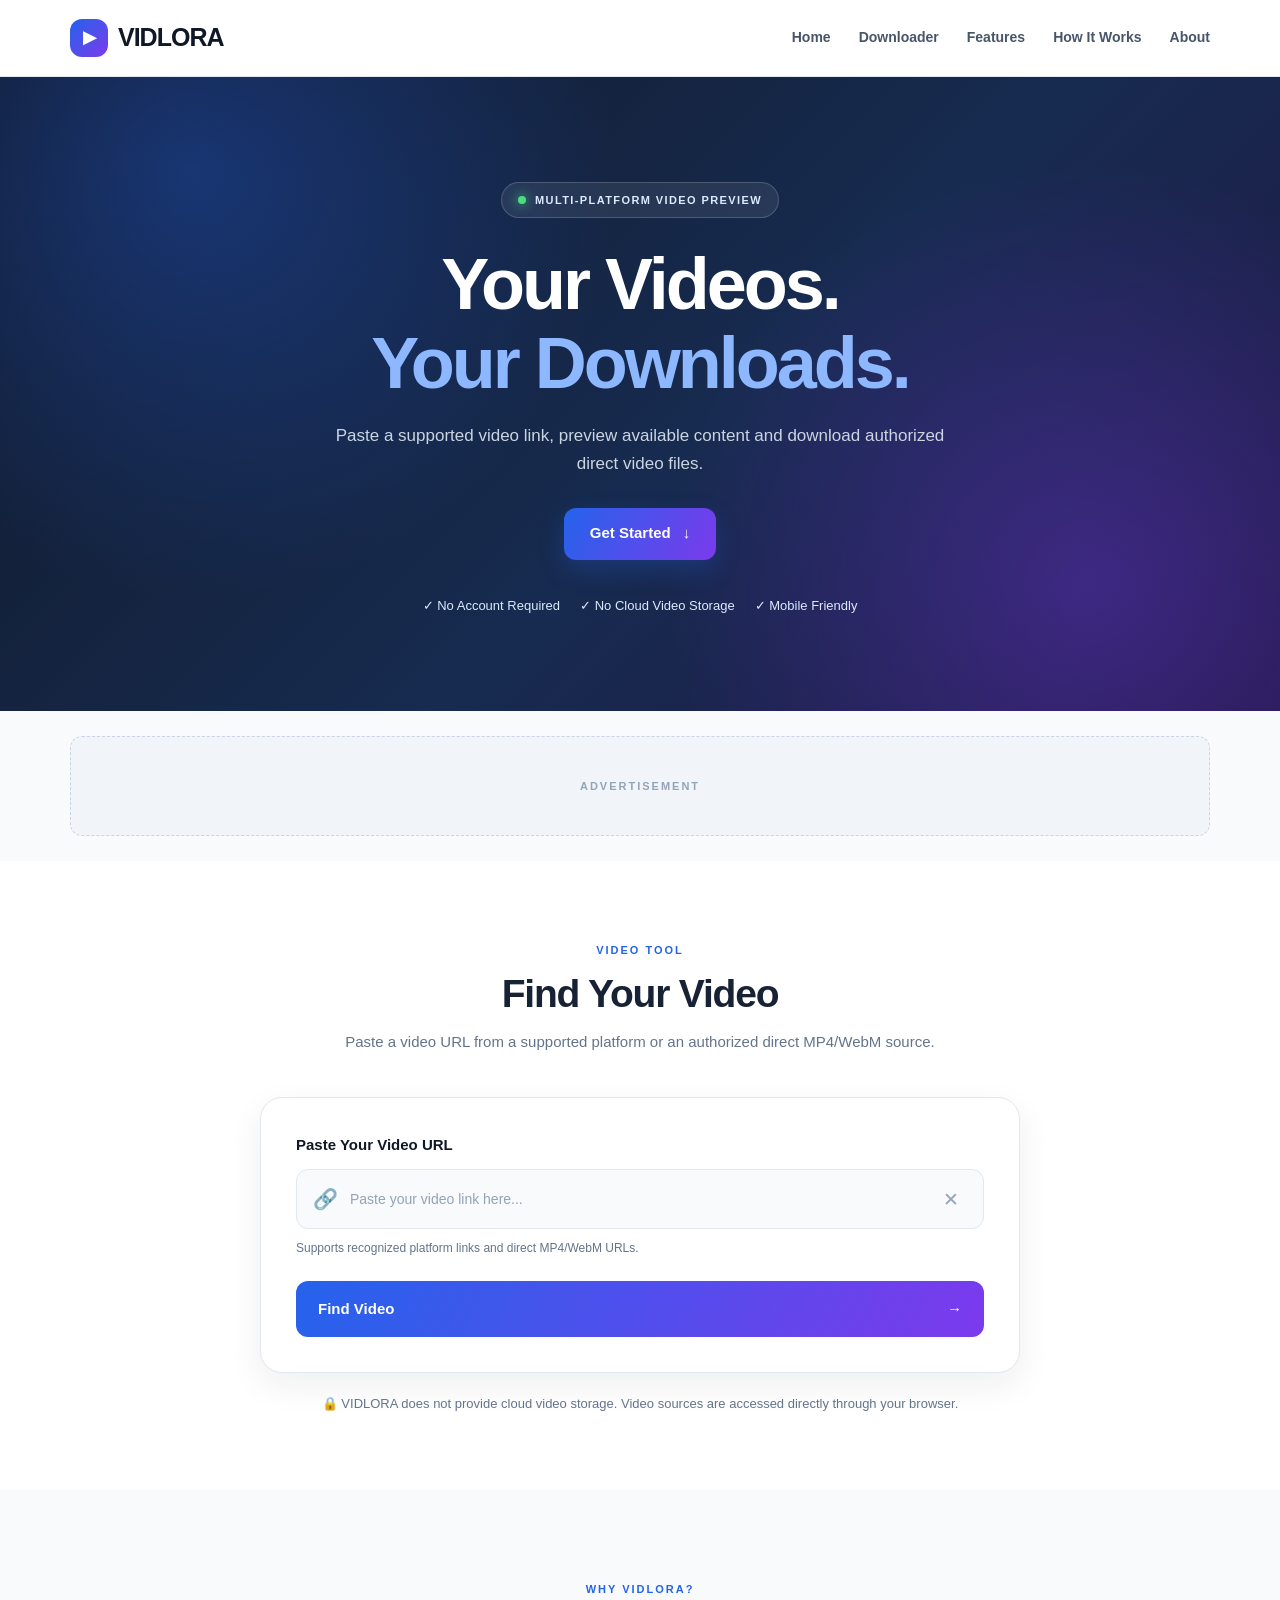
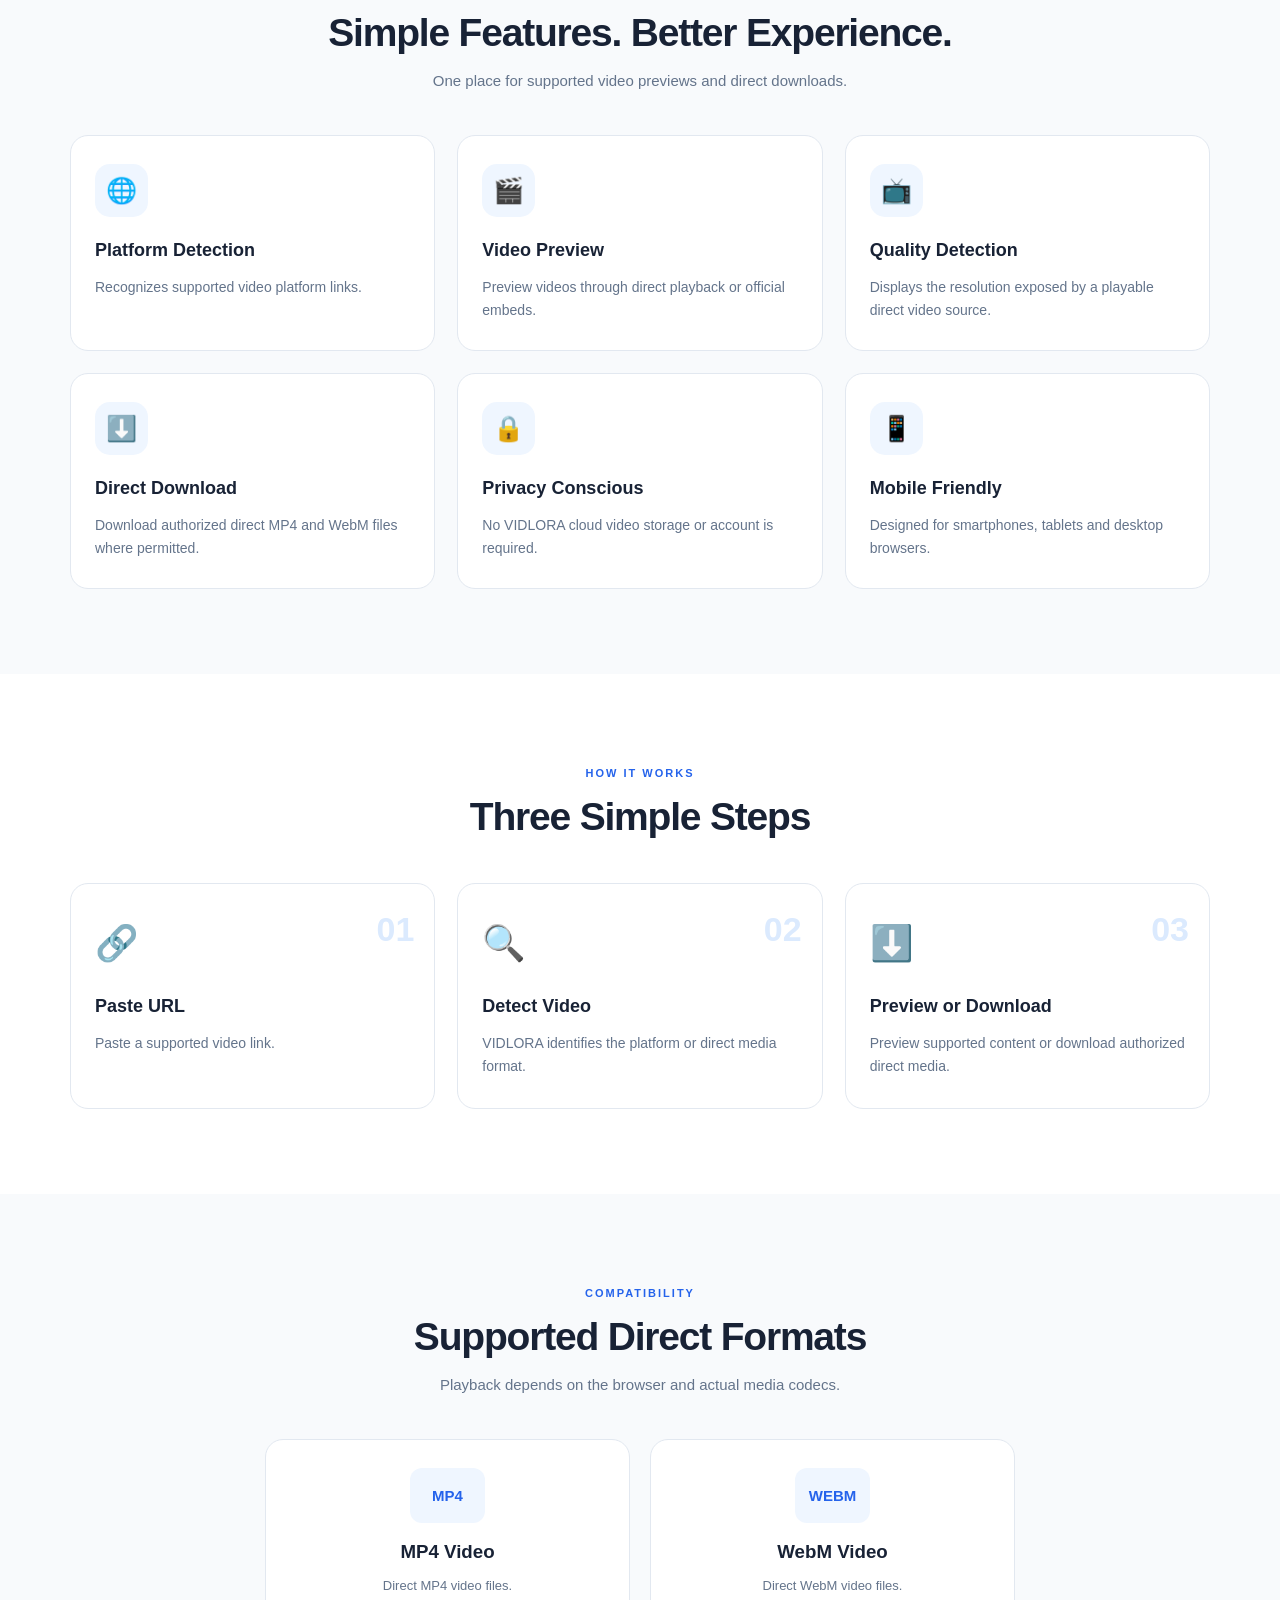
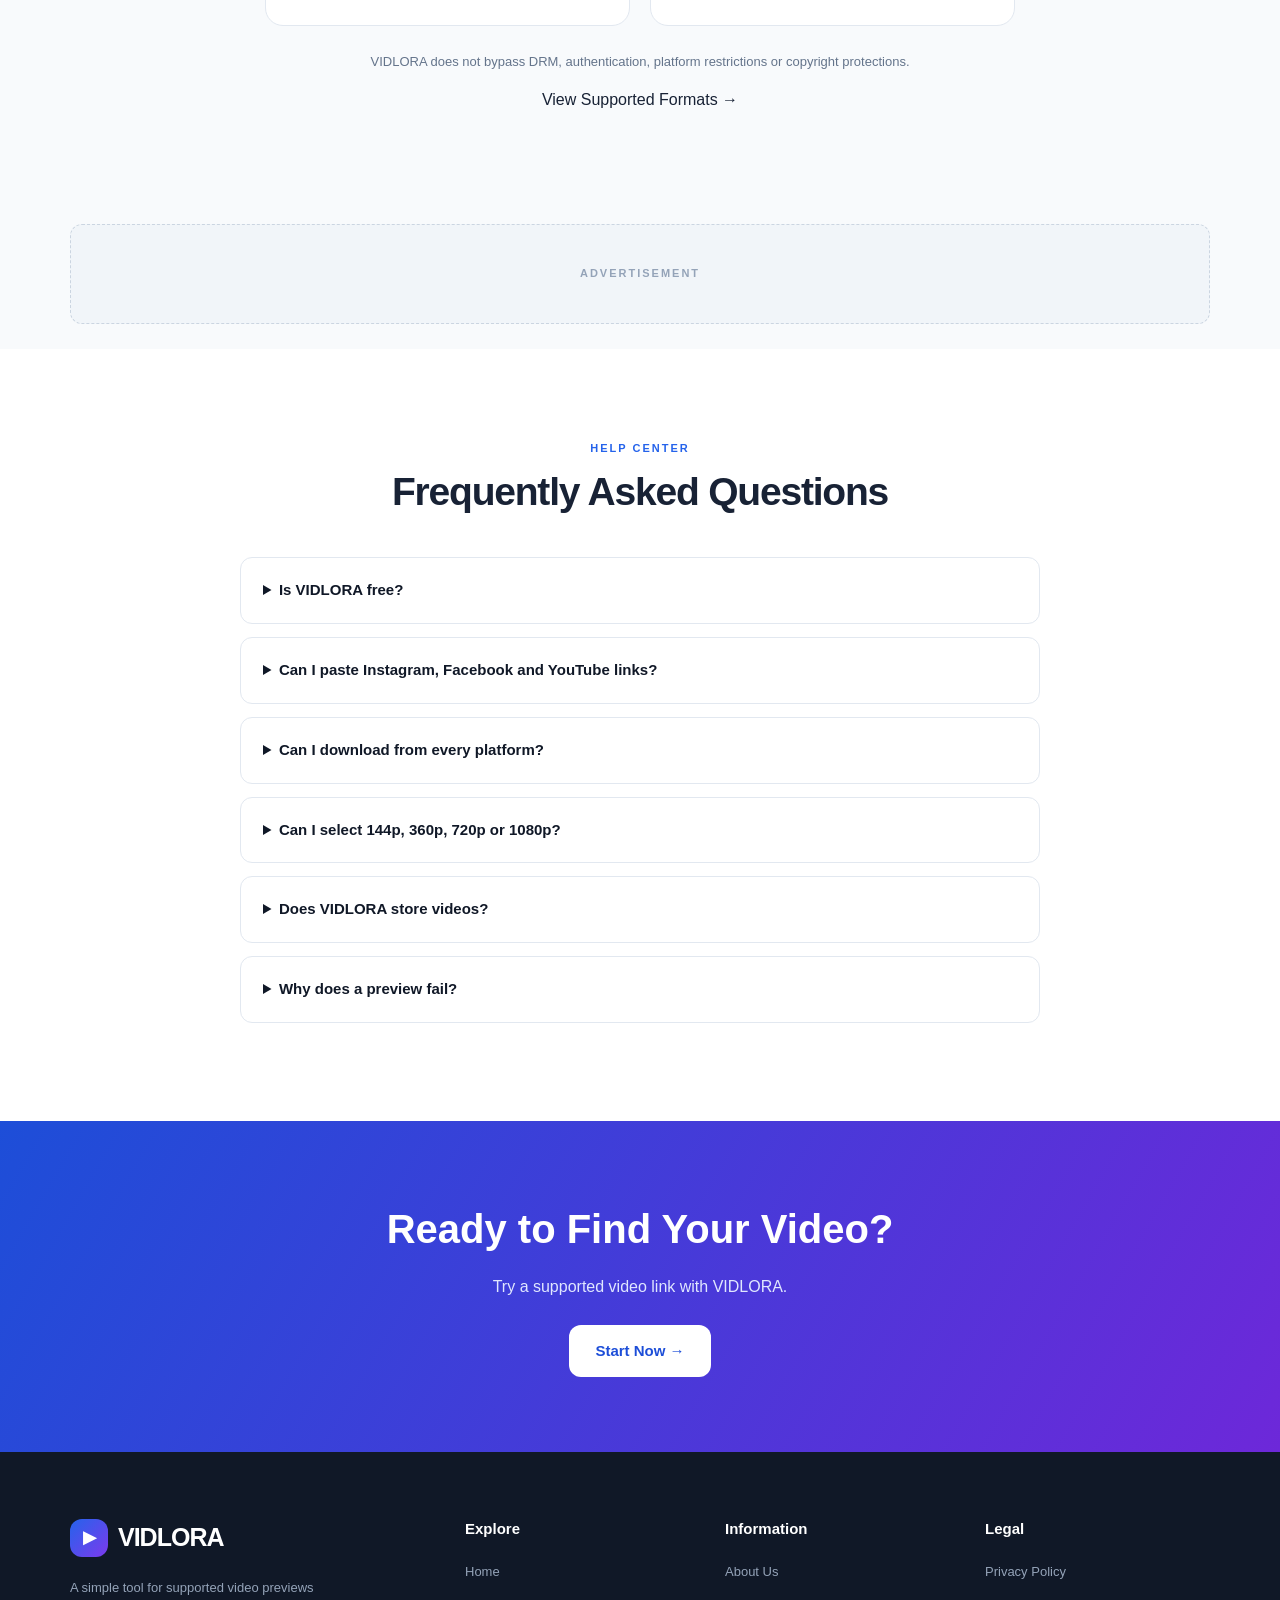
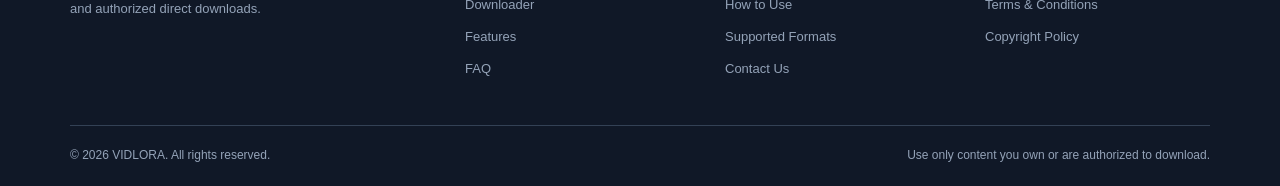
<file: index.html>
<!DOCTYPE html>
<html lang="en">
<head>
  <meta charset="UTF-8">
  <meta name="viewport" content="width=device-width, initial-scale=1.0">

  <title>VIDLORA - Video Preview & Downloader</title>
  <meta name="description" content="VIDLORA helps you preview videos from supported platforms and download authorized direct MP4 and WebM video files.">
  <meta name="keywords" content="video preview, MP4 downloader, WebM downloader, online video tool">
  <meta name="author" content="VIDLORA">
  <meta name="robots" content="index, follow">
  <meta name="theme-color" content="#101827">

  <link rel="canonical" href="https://thisismevenkat6734.github.io/Vidlora/">

  <meta property="og:title" content="VIDLORA - Video Preview & Downloader">
  <meta property="og:description" content="Preview supported video links and download authorized direct video files.">
  <meta property="og:type" content="website">
  <meta property="og:url" content="https://thisismevenkat6734.github.io/Vidlora/">
  <meta property="og:site_name" content="VIDLORA">

  <link rel="icon" href="assets/icons/favicon.png" type="image/png">
  <link rel="apple-touch-icon" href="assets/icons/icon-192.png">
  <link rel="manifest" href="manifest.json">

  <meta name="mobile-web-app-capable" content="yes">
  <meta name="apple-mobile-web-app-capable" content="yes">
  <meta name="apple-mobile-web-app-status-bar-style" content="default">
  <meta name="apple-mobile-web-app-title" content="VIDLORA">

  <link rel="stylesheet" href="css/style.css">
  <link rel="stylesheet" href="css/responsive.css">

  <!-- Core scripts -->
  <script src="js/app.js" defer></script>
  <script src="js/security.js" defer></script>
  <script src="js/url-detector.js" defer></script>
  <script src="js/platform-preview.js" defer></script>
  <script src="js/direct-video.js" defer></script>

  <!-- Vercel backend client -->
  <script src="js/backend-client.js" defer></script>

  <style>
    .platform-preview-area {
      width: 100%;
      margin-top: 20px;
    }

    .vidlora-preview-frame {
      width: 100%;
      max-width: 720px;
      margin: 20px auto;
    }

    .vidlora-preview-iframe {
      width: 100%;
      aspect-ratio: 16 / 9;
      border: 0;
      border-radius: 12px;
      background: #000;
    }

    .vidlora-video-player {
      width: 100%;
      max-height: 460px;
      border-radius: 12px;
      background: #000;
    }

    .vidlora-preview-title {
      margin-bottom: 12px;
    }

    .vidlora-preview-message {
      padding: 15px;
      border-radius: 10px;
      margin-top: 15px;
      background: rgba(100, 116, 139, 0.12);
    }

    .quality-panel {
      margin-top: 20px;
      text-align: left;
    }

    .quality-panel label {
      display: block;
      margin-bottom: 8px;
      font-weight: 600;
    }

    .quality-panel select {
      width: 100%;
      padding: 13px;
      border-radius: 8px;
      border: 1px solid #64748b;
      background: transparent;
      color: inherit;
      font-size: 15px;
    }

    .quality-note {
      font-size: 13px;
      margin-top: 8px;
      opacity: 0.75;
    }

    .platform-label {
      display: inline-block;
      margin-top: 12px;
      padding: 6px 12px;
      border-radius: 20px;
      background: rgba(59, 130, 246, 0.12);
      font-size: 13px;
    }

    .result-download[aria-disabled="true"] {
      opacity: 0.5;
      pointer-events: none;
    }
  </style>
</head>

<body>

<header class="site-header">
  <div class="container header-inner">
    <a href="./" class="brand" aria-label="VIDLORA Home">
      <span class="brand-icon">▶</span>
      <span>VIDLORA</span>
    </a>

    <button
      class="menu-toggle"
      id="menuToggle"
      aria-label="Toggle navigation"
      aria-expanded="false"
      type="button">
      ☰
    </button>

    <nav class="main-nav" id="mainNav">
      <a href="#home">Home</a>
      <a href="#downloader">Downloader</a>
      <a href="#features">Features</a>
      <a href="#how-it-works">How It Works</a>
      <a href="about.html">About</a>
    </nav>
  </div>
</header>

<main>

  <!-- HERO -->
  <section class="hero" id="home">
    <div class="container hero-content">

      <div class="hero-label">
        <span class="status-dot"></span>
        MULTI-PLATFORM VIDEO PREVIEW
      </div>

      <h1>
        Your Videos.
        <span>Your Downloads.</span>
      </h1>

      <p class="hero-description">
        Paste a supported video link, preview available content
        and download authorized direct video files.
      </p>

      <a href="#downloader" class="primary-button">
        Get Started <span>↓</span>
      </a>

      <div class="hero-benefits">
        <span>✓ No Account Required</span>
        <span>✓ No Cloud Video Storage</span>
        <span>✓ Mobile Friendly</span>
      </div>

    </div>
  </section>

  <!-- ADVERTISEMENT -->
  <section class="ad-section container" aria-label="Advertisement">
    <div class="ad-placeholder">
      <span>ADVERTISEMENT</span>
    </div>
  </section>

  <!-- DOWNLOADER -->
  <section class="downloader-section" id="downloader">
    <div class="container">

      <div class="section-heading">
        <span class="section-tag">VIDEO TOOL</span>
        <h2>Find Your Video</h2>
        <p>
          Paste a video URL from a supported platform or an
          authorized direct MP4/WebM source.
        </p>
      </div>

      <div class="downloader-card">

        <form id="downloadForm">

          <label for="videoUrl">Paste Your Video URL</label>

          <div class="url-input-wrapper">
            <span class="url-icon">🔗</span>

            <input
              type="text"
              id="videoUrl"
              name="videoUrl"
              placeholder="Paste your video link here..."
              autocomplete="url"
              required
              maxlength="2048"
              aria-describedby="urlHelp">

            <button
              type="button"
              id="clearUrl"
              class="clear-button"
              aria-label="Clear URL">
              ✕
            </button>
          </div>

          <p id="urlHelp" class="input-help">
            Supports recognized platform links and direct MP4/WebM URLs.
          </p>

          <button
            type="submit"
            id="getVideoBtn"
            class="download-button">
            <span id="buttonText">Find Video</span>
            <span>→</span>
          </button>

        </form>

        <div
          id="downloadStatus"
          class="status-message"
          role="status"
          aria-live="polite"
          hidden>
        </div>

        <!-- VIDEO RESULT -->
        <div id="videoResult" class="video-result" hidden>

          <h3 id="resultTitle">Video Result</h3>

          <div id="platformLabel" class="platform-label"></div>

          <div
            id="platformPreview"
            class="platform-preview-area">
          </div>

          <!-- DIRECT VIDEO DETAILS -->
          <div id="directVideoDetails" hidden>

            <div class="video-details">

              <div class="detail-item">
                <span>Format</span>
                <strong id="videoFormat">--</strong>
              </div>

              <div class="detail-item">
                <span>Resolution</span>
                <strong id="videoResolution">Checking...</strong>
              </div>

            </div>

            <div class="quality-panel">
              <label for="qualitySelect">Available Video Quality</label>

              <select id="qualitySelect" disabled>
                <option value="">Checking available quality...</option>
              </select>

              <p class="quality-note" id="qualityNote">
                Only the resolution available from the source can be selected.
              </p>
            </div>

            <a
              href="#"
              id="downloadLink"
              class="download-button result-download"
              download>
              <span>Download Video</span>
              <span>↓</span>
            </a>

          </div>

          <p class="input-help" id="resultHelp">
            Preview and download availability depend on source permissions.
          </p>

        </div>

      </div>

      <p class="privacy-note">
        🔒 VIDLORA does not provide cloud video storage.
        Video sources are accessed directly through your browser.
      </p>

    </div>
  </section>

  <!-- FEATURES -->
  <section class="features-section" id="features">
    <div class="container">

      <div class="section-heading">
        <span class="section-tag">WHY VIDLORA?</span>
        <h2>Simple Features. Better Experience.</h2>
        <p>One place for supported video previews and direct downloads.</p>
      </div>

      <div class="features-grid">

        <article class="feature-card">
          <div class="feature-icon">🌐</div>
          <h3>Platform Detection</h3>
          <p>Recognizes supported video platform links.</p>
        </article>

        <article class="feature-card">
          <div class="feature-icon">🎬</div>
          <h3>Video Preview</h3>
          <p>Preview videos through direct playback or official embeds.</p>
        </article>

        <article class="feature-card">
          <div class="feature-icon">📺</div>
          <h3>Quality Detection</h3>
          <p>Displays the resolution exposed by a playable direct video source.</p>
        </article>

        <article class="feature-card">
          <div class="feature-icon">⬇️</div>
          <h3>Direct Download</h3>
          <p>Download authorized direct MP4 and WebM files where permitted.</p>
        </article>

        <article class="feature-card">
          <div class="feature-icon">🔒</div>
          <h3>Privacy Conscious</h3>
          <p>No VIDLORA cloud video storage or account is required.</p>
        </article>

        <article class="feature-card">
          <div class="feature-icon">📱</div>
          <h3>Mobile Friendly</h3>
          <p>Designed for smartphones, tablets and desktop browsers.</p>
        </article>

      </div>
    </div>
  </section>

  <!-- HOW IT WORKS -->
  <section class="how-section" id="how-it-works">
    <div class="container">

      <div class="section-heading">
        <span class="section-tag">HOW IT WORKS</span>
        <h2>Three Simple Steps</h2>
      </div>

      <div class="steps-grid">

        <article class="step-card">
          <span class="step-number">01</span>
          <div class="step-icon">🔗</div>
          <h3>Paste URL</h3>
          <p>Paste a supported video link.</p>
        </article>

        <article class="step-card">
          <span class="step-number">02</span>
          <div class="step-icon">🔍</div>
          <h3>Detect Video</h3>
          <p>VIDLORA identifies the platform or direct media format.</p>
        </article>

        <article class="step-card">
          <span class="step-number">03</span>
          <div class="step-icon">⬇️</div>
          <h3>Preview or Download</h3>
          <p>Preview supported content or download authorized direct media.</p>
        </article>

      </div>
    </div>
  </section>

  <!-- FORMATS -->
  <section class="formats-section" id="formats">
    <div class="container">

      <div class="section-heading">
        <span class="section-tag">COMPATIBILITY</span>
        <h2>Supported Direct Formats</h2>
        <p>Playback depends on the browser and actual media codecs.</p>
      </div>

      <div class="formats-grid">

        <div class="format-card">
          <span class="format-icon">MP4</span>
          <h3>MP4 Video</h3>
          <p>Direct MP4 video files.</p>
        </div>

        <div class="format-card">
          <span class="format-icon">WEBM</span>
          <h3>WebM Video</h3>
          <p>Direct WebM video files.</p>
        </div>

      </div>

      <p class="format-disclaimer">
        VIDLORA does not bypass DRM, authentication,
        platform restrictions or copyright protections.
      </p>

      <p style="text-align:center;margin-top:15px">
        <a href="supported-formats.html">View Supported Formats →</a>
      </p>

    </div>
  </section>

  <!-- ADVERTISEMENT -->
  <section class="ad-section container" aria-label="Advertisement">
    <div class="ad-placeholder">
      <span>ADVERTISEMENT</span>
    </div>
  </section>

  <!-- FAQ -->
  <section class="faq-section" id="faq">
    <div class="container">

      <div class="section-heading">
        <span class="section-tag">HELP CENTER</span>
        <h2>Frequently Asked Questions</h2>
      </div>

      <div class="faq-list">

        <details class="faq-item">
          <summary>Is VIDLORA free?</summary>
          <p>Yes. VIDLORA is designed as a free-to-use website.</p>
        </details>

        <details class="faq-item">
          <summary>Can I paste Instagram, Facebook and YouTube links?</summary>
          <p>
            VIDLORA can recognize supported URL patterns and attempt
            official embeds. Preview availability depends on platform
            permissions, privacy settings and browser restrictions.
          </p>
        </details>

        <details class="faq-item">
          <summary>Can I download from every platform?</summary>
          <p>
            No. Platform embeds do not provide download permission.
            Direct downloads are limited to authorized media files
            that the source permits your browser to access.
          </p>
        </details>

        <details class="faq-item">
          <summary>Can I select 144p, 360p, 720p or 1080p?</summary>
          <p>
            VIDLORA can display the resolution exposed by a direct
            playable source. Multiple quality choices are possible
            only when the source provides separate authorized files.
          </p>
        </details>

        <details class="faq-item">
          <summary>Does VIDLORA store videos?</summary>
          <p>
            VIDLORA does not provide cloud video storage. Videos
            are accessed from their original sources.
          </p>
        </details>

        <details class="faq-item">
          <summary>Why does a preview fail?</summary>
          <p>
            The source may block embedding, require login, restrict
            cross-origin access or no longer provide the video.
          </p>
        </details>

      </div>
    </div>
  </section>

  <!-- CTA -->
  <section class="cta-section">
    <div class="container">
      <h2>Ready to Find Your Video?</h2>
      <p>Try a supported video link with VIDLORA.</p>
      <a href="#downloader" class="primary-button">Start Now →</a>
    </div>
  </section>

</main>

<!-- FOOTER -->
<footer class="site-footer">
  <div class="container">

    <div class="footer-main">

      <div class="footer-brand">
        <a href="./" class="brand">
          <span class="brand-icon">▶</span>
          <span>VIDLORA</span>
        </a>
        <p>A simple tool for supported video previews and authorized direct downloads.</p>
      </div>

      <div class="footer-links">
        <h3>Explore</h3>
        <a href="./">Home</a>
        <a href="#downloader">Downloader</a>
        <a href="#features">Features</a>
        <a href="#faq">FAQ</a>
      </div>

      <div class="footer-links">
        <h3>Information</h3>
        <a href="about.html">About Us</a>
        <a href="how-to-use.html">How to Use</a>
        <a href="supported-formats.html">Supported Formats</a>
        <a href="contact.html">Contact Us</a>
      </div>

      <div class="footer-links">
        <h3>Legal</h3>
        <a href="privacy-policy.html">Privacy Policy</a>
        <a href="terms.html">Terms & Conditions</a>
        <a href="copyright-policy.html">Copyright Policy</a>
      </div>

    </div>

    <div class="footer-bottom">
      <p>© <span id="currentYear">2026</span> VIDLORA. All rights reserved.</p>
      <p>Use only content you own or are authorized to download.</p>
    </div>

  </div>
</footer>

<!-- HOMEPAGE CONTROLLER -->
<script>
document.addEventListener("DOMContentLoaded", function () {
  "use strict";

  const form = document.getElementById("downloadForm");
  const input = document.getElementById("videoUrl");
  const clearButton = document.getElementById("clearUrl");
  const status = document.getElementById("downloadStatus");
  const result = document.getElementById("videoResult");
  const preview = document.getElementById("platformPreview");
  const platformLabel = document.getElementById("platformLabel");
  const directDetails = document.getElementById("directVideoDetails");
  const resolution = document.getElementById("videoResolution");
  const format = document.getElementById("videoFormat");
  const qualitySelect = document.getElementById("qualitySelect");
  const qualityNote = document.getElementById("qualityNote");
  const downloadLink = document.getElementById("downloadLink");
  const submitButton = document.getElementById("getVideoBtn");
  const buttonText = document.getElementById("buttonText");
  const resultHelp = document.getElementById("resultHelp");

  let currentDirectUrl = null;
  let activeRequest = 0;

  function showStatus(message, type) {
    status.hidden = false;
    status.textContent = message;
    status.className = "status-message " + (type || "");
  }

  function resetResult() {
    result.hidden = true;
    preview.replaceChildren();
    directDetails.hidden = true;
    currentDirectUrl = null;
    downloadLink.href = "#";
    downloadLink.setAttribute("aria-disabled", "true");
    qualitySelect.replaceChildren();
    qualitySelect.disabled = true;
  }

  function setLoading(loading) {
    submitButton.disabled = loading;
    buttonText.textContent = loading ? "Checking..." : "Find Video";
  }

  function showResult(label) {
    result.hidden = false;
    platformLabel.textContent = label;
  }

  function addQualityOption(label, value) {
    const option = document.createElement("option");
    option.value = value;
    option.textContent = label;
    qualitySelect.appendChild(option);
  }

  function getPlatformLabel(platform) {
    const labels = {
      youtube: "YouTube",
      instagram: "Instagram",
      facebook: "Facebook",
      vimeo: "Vimeo",
      dailymotion: "Dailymotion",
      direct: "Direct Video",
      unknown: "Unsupported Website"
    };

    return labels[platform] || "Video";
  }

  async function handleSubmit(event) {
    event.preventDefault();

    const requestId = ++activeRequest;

    resetResult();
    status.hidden = true;

    if (
      !window.VidloraURLDetector ||
      !window.VidloraPlatformPreview ||
      !window.VidloraSecurity ||
      !window.VidloraBackend
    ) {
      showStatus(
        "Required VIDLORA scripts or backend client could not be loaded.",
        "error"
      );
      return;
    }

    setLoading(true);

    try {
      const safe = window.VidloraSecurity.validateUrl(
        input.value.trim()
      );

      if (!safe || !safe.valid) {
        throw new Error(
          safe && safe.reason
            ? safe.reason
            : "Please enter a valid video URL."
        );
      }

      const detected = window.VidloraURLDetector.detect(safe.url);

      if (!detected || !detected.valid) {
        throw new Error(
          detected && detected.message
            ? detected.message
            : "This video URL is not supported."
        );
      }

      /*
       * First call Vercel backend.
       * This checks the server-side platform classification.
       */
      showStatus("Checking video URL with VIDLORA backend...", "info");

      const backendResult = await window.VidloraBackend.detect(safe.url);

      if (requestId !== activeRequest) return;

      showResult(
        getPlatformLabel(detected.platform)
      );

      if (detected.platform === "direct") {
        await handleDirectVideo(
          detected,
          safe.url,
          requestId,
          backendResult
        );
      } else if (detected.previewSupported) {

        window.VidloraPlatformPreview.render(
          detected,
          preview
        );

        directDetails.hidden = true;

        showStatus(
          backendResult.platform +
          " detected by VIDLORA backend. Preview availability depends on the source.",
          "success"
        );

        resultHelp.textContent =
          "Platform previews do not provide a VIDLORA download option.";

      } else {
        window.VidloraPlatformPreview.render(
          detected,
          preview
        );

        showStatus(
          detected.message || "This platform preview is unavailable.",
          "error"
        );
      }

    } catch (error) {
      if (requestId !== activeRequest) return;

      resetResult();

      showStatus(
        error.message || "Unable to process this video URL.",
        "error"
      );

    } finally {
      if (requestId === activeRequest) {
        setLoading(false);
      }
    }
  }

  async function handleDirectVideo(
    detected,
    safeUrl,
    requestId,
    backendResult
  ) {
    window.VidloraPlatformPreview.render(
      detected,
      preview
    );

    directDetails.hidden = false;

    format.textContent = detected.format.toUpperCase();
    resolution.textContent = "Checking...";

    resultHelp.textContent =
      "The source must permit browser playback and downloading.";

    currentDirectUrl = safeUrl;

    /*
     * Ask backend to inspect the direct-video URL.
     * This currently verifies the URL pattern only,
     * not the actual file or its download permission.
     */
    showStatus("Inspecting direct video URL...", "info");

    const inspection = await window.VidloraBackend.inspect(safeUrl);

    if (requestId !== activeRequest) return;

    if (!inspection.success) {
      throw new Error("Backend could not inspect this video URL.");
    }

    downloadLink.href = safeUrl;
    downloadLink.setAttribute("aria-disabled", "false");

    qualitySelect.replaceChildren();
    addQualityOption("Checking source resolution...", "");

    try {
      const details = await window.VidloraDirectVideo.detectQuality(
        safeUrl
      );

      if (requestId !== activeRequest) return;

      qualitySelect.replaceChildren();

      if (details && details.qualityKnown) {
        const label = details.quality + " (source file)";

        addQualityOption(label, safeUrl);

        resolution.textContent =
          details.width + " × " + details.height;

        qualitySelect.disabled = false;

        qualityNote.textContent =
          "Only one source resolution was detected. No other qualities were supplied.";

      } else {
        addQualityOption("Resolution unavailable", safeUrl);

        resolution.textContent = "Unknown";

        qualitySelect.disabled = true;

        qualityNote.textContent =
          "The browser could not read the source resolution.";
      }

    } catch (error) {
      if (requestId !== activeRequest) return;

      qualitySelect.replaceChildren();

      addQualityOption("Resolution unavailable", safeUrl);

      resolution.textContent = "Unknown";

      qualitySelect.disabled = true;

      qualityNote.textContent =
        error.message || "Resolution could not be detected.";
    }

    showStatus(
      "Direct video URL pattern accepted by the backend. Actual file availability and download permission are not verified.",
      "success"
    );
  }

  form.addEventListener("submit", handleSubmit);

  clearButton.addEventListener("click", function () {
    activeRequest++;

    input.value = "";
    status.hidden = true;

    resetResult();

    setLoading(false);

    input.focus();
  });

  qualitySelect.addEventListener("change", function () {
    if (currentDirectUrl && qualitySelect.value) {
      downloadLink.href = qualitySelect.value;
    }
  });

  downloadLink.addEventListener("click", function (event) {
    if (!currentDirectUrl) {
      event.preventDefault();
    }
  });

  const yearElement = document.getElementById("currentYear");

  if (yearElement) {
    yearElement.textContent = new Date().getFullYear();
  }

});
</script>

</body>
</html>
</file>
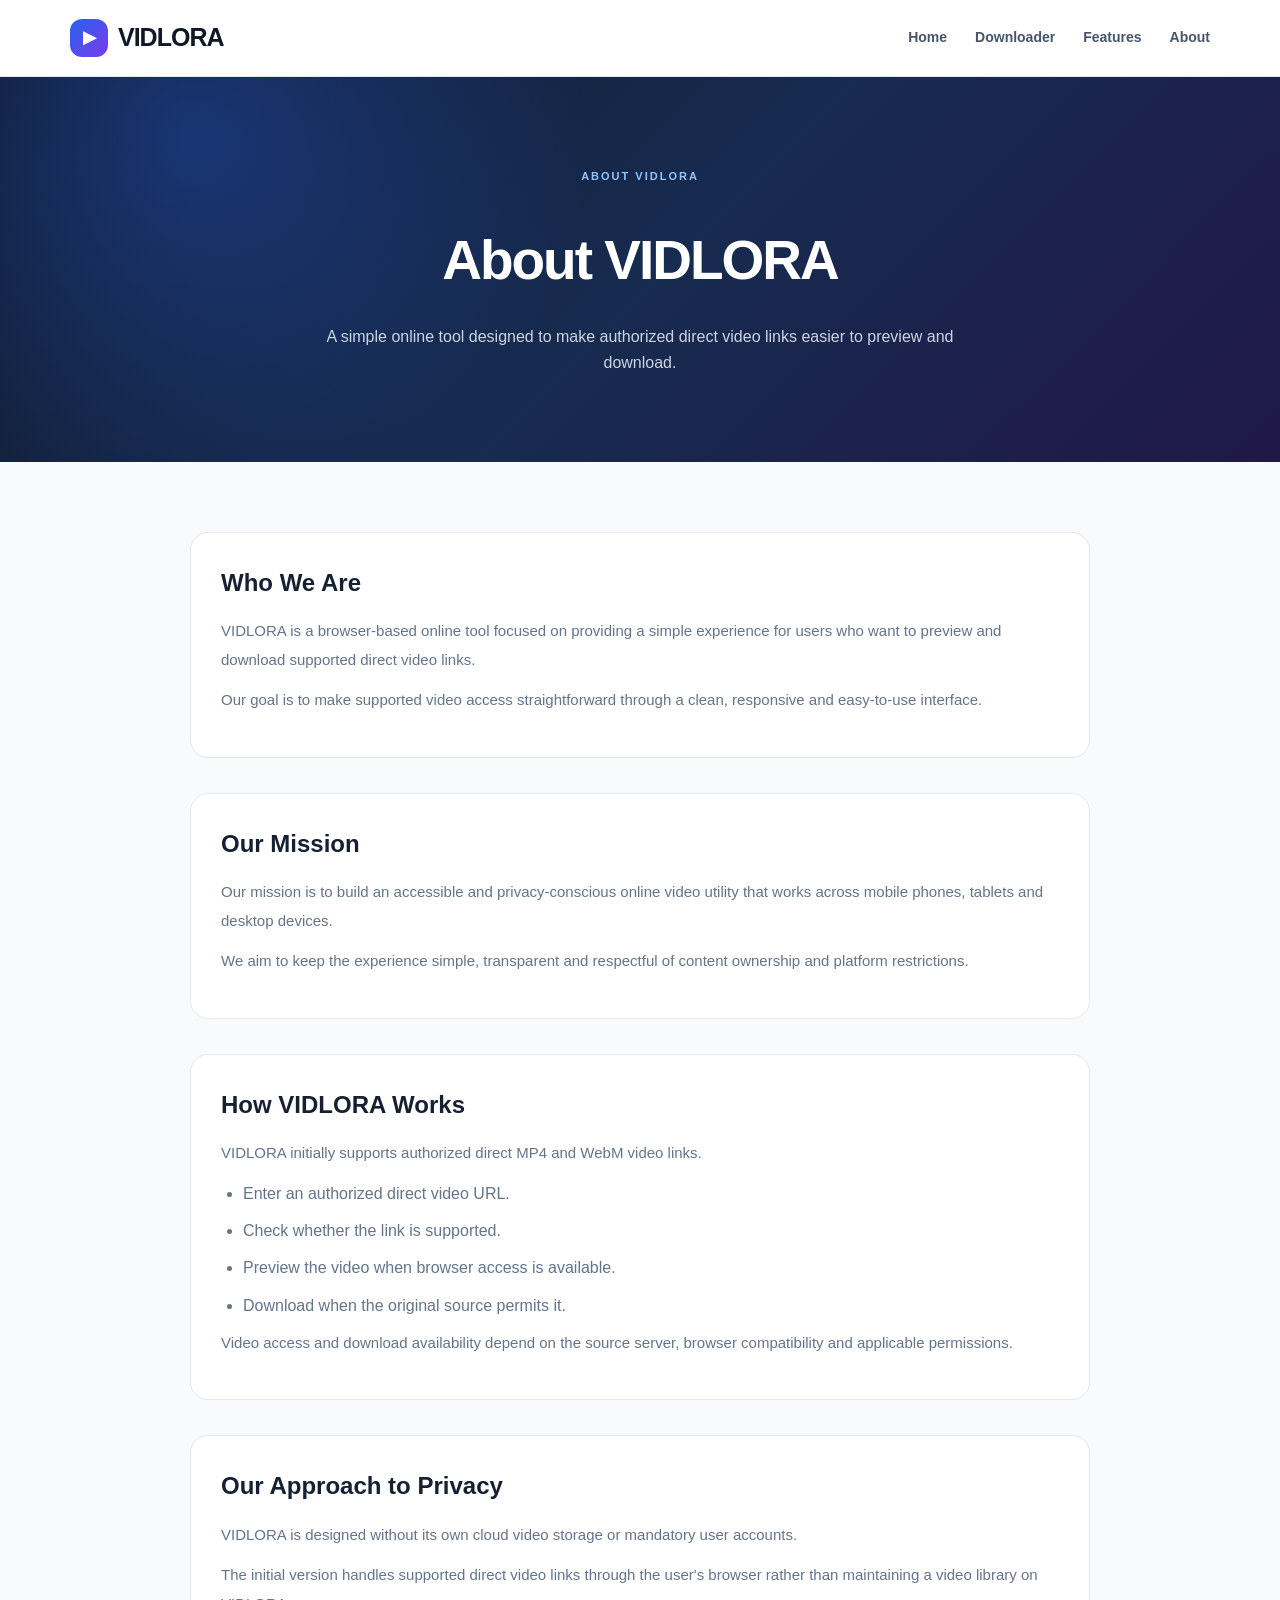
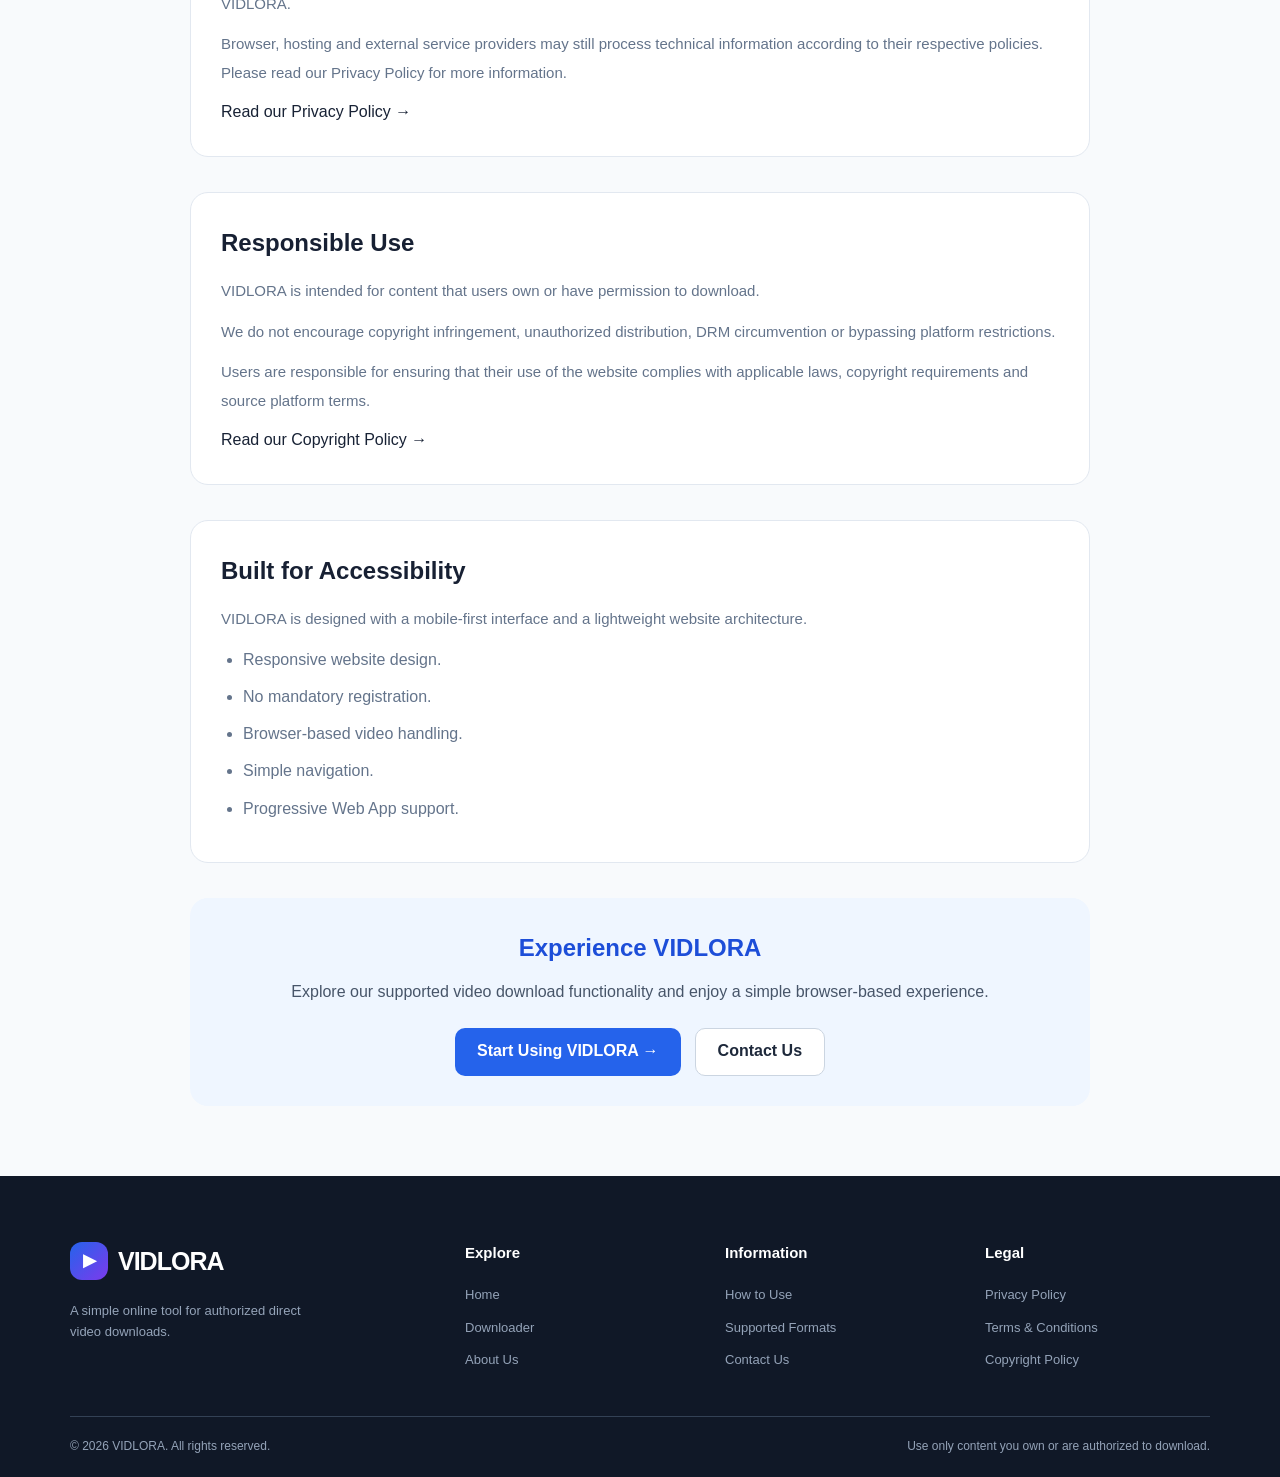
<file: about.html>
<!DOCTYPE html>
<html lang="en">
<head>
  <meta charset="UTF-8">
  <meta name="viewport" content="width=device-width, initial-scale=1.0">

  <title>About Us | VIDLORA</title>

  <meta name="description" content="Learn about VIDLORA, a simple browser-based tool for previewing and downloading authorized direct video links.">

  <meta name="robots" content="index, follow">
  <meta name="author" content="VIDLORA">
  <meta name="theme-color" content="#101827">

  <link rel="canonical"
    href="https://thisismevenkat6734.github.io/Vidlora/about.html">

  <link rel="icon" href="assets/icons/favicon.png">
  <link rel="stylesheet" href="css/style.css">
  <link rel="stylesheet" href="css/responsive.css">

  <style>
    .about-hero {
      padding: 85px 20px;
      text-align: center;
      color: white;
      background:
        radial-gradient(circle at 15% 15%, rgba(37,99,235,.35), transparent 35%),
        linear-gradient(135deg, #101827, #172b50, #201846);
    }

    .about-hero h1 {
      margin: 18px 0;
      font-size: clamp(36px, 6vw, 55px);
      letter-spacing: -2px;
    }

    .about-hero p {
      max-width: 650px;
      margin: auto;
      color: #cbd5e1;
      font-size: 16px;
    }

    .about-content {
      padding: 70px 0;
    }

    .about-container {
      max-width: 900px;
      margin: auto;
    }

    .about-block {
      margin-bottom: 35px;
      padding: 30px;
      border: 1px solid #e2e8f0;
      border-radius: 18px;
      background: white;
    }

    .about-block h2 {
      margin-bottom: 15px;
      color: #172033;
      font-size: 24px;
    }

    .about-block p {
      margin-bottom: 12px;
      color: #64748b;
      font-size: 15px;
      line-height: 1.9;
    }

    .about-block ul {
      padding-left: 22px;
      color: #64748b;
    }

    .about-block li {
      margin: 10px 0;
      line-height: 1.7;
    }

    .about-highlight {
      padding: 30px;
      border-radius: 18px;
      background: #eff6ff;
      text-align: center;
    }

    .about-highlight h2 {
      margin-bottom: 12px;
      color: #1d4ed8;
    }

    .about-highlight p {
      color: #475569;
    }

    .about-actions {
      display: flex;
      justify-content: center;
      flex-wrap: wrap;
      gap: 14px;
      margin-top: 22px;
    }

    .about-actions a {
      display: inline-flex;
      align-items: center;
      justify-content: center;
      min-height: 48px;
      padding: 0 22px;
      border-radius: 10px;
      background: #2563eb;
      color: white;
      font-weight: 700;
    }

    .about-actions a.secondary {
      background: white;
      border: 1px solid #cbd5e1;
      color: #1e293b;
    }
  </style>
</head>

<body>

  <!-- HEADER -->
  <header class="site-header">
    <div class="container header-inner">

      <a href="./" class="brand">
        <span class="brand-icon">▶</span>
        <span>VIDLORA</span>
      </a>

      <button
        class="menu-toggle"
        id="menuToggle"
        aria-label="Toggle navigation"
        aria-expanded="false"
        type="button">
        ☰
      </button>

      <nav class="main-nav" id="mainNav">
        <a href="./">Home</a>
        <a href="./#downloader">Downloader</a>
        <a href="./#features">Features</a>
        <a href="about.html" aria-current="page">About</a>
      </nav>

    </div>
  </header>


  <main>

    <!-- HERO -->
    <section class="about-hero">

      <span class="section-tag" style="color:#93c5fd;">
        ABOUT VIDLORA
      </span>

      <h1>About VIDLORA</h1>

      <p>
        A simple online tool designed to make authorized
        direct video links easier to preview and download.
      </p>

    </section>


    <!-- ABOUT CONTENT -->
    <section class="about-content">

      <div class="container about-container">

        <!-- INTRODUCTION -->
        <article class="about-block">

          <h2>Who We Are</h2>

          <p>
            VIDLORA is a browser-based online tool focused on
            providing a simple experience for users who want
            to preview and download supported direct video links.
          </p>

          <p>
            Our goal is to make supported video access
            straightforward through a clean, responsive and
            easy-to-use interface.
          </p>

        </article>


        <!-- MISSION -->
        <article class="about-block">

          <h2>Our Mission</h2>

          <p>
            Our mission is to build an accessible and
            privacy-conscious online video utility that
            works across mobile phones, tablets and desktop
            devices.
          </p>

          <p>
            We aim to keep the experience simple, transparent
            and respectful of content ownership and platform
            restrictions.
          </p>

        </article>


        <!-- HOW IT WORKS -->
        <article class="about-block">

          <h2>How VIDLORA Works</h2>

          <p>
            VIDLORA initially supports authorized direct
            MP4 and WebM video links.
          </p>

          <ul>
            <li>Enter an authorized direct video URL.</li>
            <li>Check whether the link is supported.</li>
            <li>Preview the video when browser access is available.</li>
            <li>Download when the original source permits it.</li>
          </ul>

          <p>
            Video access and download availability depend on
            the source server, browser compatibility and
            applicable permissions.
          </p>

        </article>


        <!-- PRIVACY -->
        <article class="about-block">

          <h2>Our Approach to Privacy</h2>

          <p>
            VIDLORA is designed without its own cloud video
            storage or mandatory user accounts.
          </p>

          <p>
            The initial version handles supported direct
            video links through the user's browser rather
            than maintaining a video library on VIDLORA.
          </p>

          <p>
            Browser, hosting and external service providers
            may still process technical information according
            to their respective policies. Please read our
            Privacy Policy for more information.
          </p>

          <a href="privacy-policy.html">
            Read our Privacy Policy →
          </a>

        </article>


        <!-- RESPONSIBLE USE -->
        <article class="about-block">

          <h2>Responsible Use</h2>

          <p>
            VIDLORA is intended for content that users own
            or have permission to download.
          </p>

          <p>
            We do not encourage copyright infringement,
            unauthorized distribution, DRM circumvention
            or bypassing platform restrictions.
          </p>

          <p>
            Users are responsible for ensuring that their
            use of the website complies with applicable laws,
            copyright requirements and source platform terms.
          </p>

          <a href="copyright-policy.html">
            Read our Copyright Policy →
          </a>

        </article>


        <!-- PLATFORM -->
        <article class="about-block">

          <h2>Built for Accessibility</h2>

          <p>
            VIDLORA is designed with a mobile-first interface
            and a lightweight website architecture.
          </p>

          <ul>
            <li>Responsive website design.</li>
            <li>No mandatory registration.</li>
            <li>Browser-based video handling.</li>
            <li>Simple navigation.</li>
            <li>Progressive Web App support.</li>
          </ul>

        </article>


        <!-- FINAL CTA -->
        <div class="about-highlight">

          <h2>Experience VIDLORA</h2>

          <p>
            Explore our supported video download functionality
            and enjoy a simple browser-based experience.
          </p>

          <div class="about-actions">

            <a href="./#downloader">
              Start Using VIDLORA →
            </a>

            <a href="contact.html" class="secondary">
              Contact Us
            </a>

          </div>

        </div>

      </div>

    </section>

  </main>


  <!-- FOOTER -->
  <footer class="site-footer">

    <div class="container">

      <div class="footer-main">

        <div class="footer-brand">

          <a href="./" class="brand">
            <span class="brand-icon">▶</span>
            <span>VIDLORA</span>
          </a>

          <p>
            A simple online tool for authorized direct
            video downloads.
          </p>

        </div>


        <div class="footer-links">
          <h3>Explore</h3>
          <a href="./">Home</a>
          <a href="./#downloader">Downloader</a>
          <a href="about.html">About Us</a>
        </div>


        <div class="footer-links">
          <h3>Information</h3>
          <a href="how-to-use.html">How to Use</a>
          <a href="supported-formats.html">Supported Formats</a>
          <a href="contact.html">Contact Us</a>
        </div>


        <div class="footer-links">
          <h3>Legal</h3>
          <a href="privacy-policy.html">Privacy Policy</a>
          <a href="terms.html">Terms & Conditions</a>
          <a href="copyright-policy.html">Copyright Policy</a>
        </div>

      </div>


      <div class="footer-bottom">

        <p>
          © <span id="currentYear">2026</span> VIDLORA.
          All rights reserved.
        </p>

        <p>
          Use only content you own or are authorized to download.
        </p>

      </div>

    </div>

  </footer>


  <script src="js/app.js" defer></script>

</body>
</html>
</file>
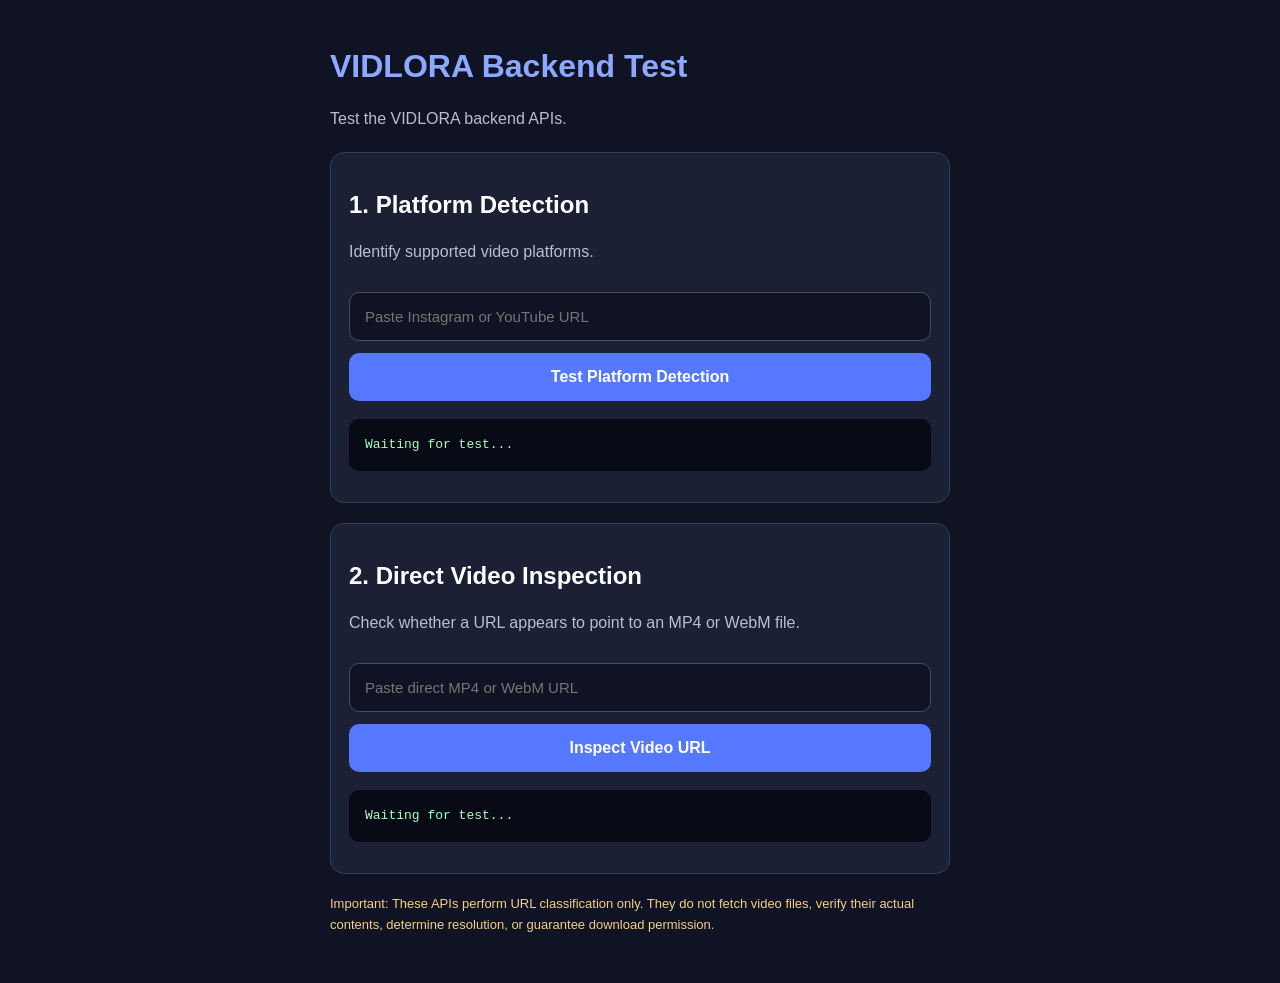
<file: backend-test.html>
<!DOCTYPE html>
<html lang="en">
<head>
  <meta charset="UTF-8">
  <meta name="viewport" content="width=device-width, initial-scale=1">
  <meta name="robots" content="noindex,nofollow">
  <title>VIDLORA Backend Test</title>
  <style>
    * { box-sizing: border-box; }

    body {
      margin: 0;
      padding: 24px 16px;
      background: #101323;
      color: #fff;
      font-family: Arial, sans-serif;
    }

    main {
      max-width: 620px;
      margin: 24px auto;
    }

    h1 { color: #8da8ff; }

    p {
      color: #b9bfd1;
      line-height: 1.6;
    }

    .panel {
      margin: 20px 0;
      padding: 18px;
      background: #1b2035;
      border: 1px solid #343d5b;
      border-radius: 14px;
    }

    input {
      width: 100%;
      padding: 15px;
      margin: 12px 0;
      border: 1px solid #454c68;
      border-radius: 10px;
      background: #101323;
      color: white;
      font-size: 15px;
    }

    button {
      width: 100%;
      padding: 15px;
      border: 0;
      border-radius: 10px;
      background: #5578ff;
      color: white;
      font-size: 16px;
      font-weight: bold;
      cursor: pointer;
    }

    button:disabled {
      opacity: .6;
      cursor: wait;
    }

    pre {
      padding: 16px;
      margin-top: 18px;
      background: #080b15;
      color: #a8ffbf;
      border-radius: 10px;
      white-space: pre-wrap;
      overflow-wrap: anywhere;
      line-height: 1.5;
    }

    .note {
      color: #f3cf84;
      font-size: 13px;
    }
  </style>
</head>
<body>
<main>
  <h1>VIDLORA Backend Test</h1>
  <p>Test the VIDLORA backend APIs.</p>

  <section class="panel">
    <h2>1. Platform Detection</h2>
    <p>Identify supported video platforms.</p>

    <input
      id="platformUrl"
      type="url"
      placeholder="Paste Instagram or YouTube URL"
      maxlength="2048"
    >

    <button id="detectButton" type="button">
      Test Platform Detection
    </button>

    <pre id="detectResult">Waiting for test...</pre>
  </section>

  <section class="panel">
    <h2>2. Direct Video Inspection</h2>
    <p>Check whether a URL appears to point to an MP4 or WebM file.</p>

    <input
      id="directUrl"
      type="url"
      placeholder="Paste direct MP4 or WebM URL"
      maxlength="2048"
    >

    <button id="inspectButton" type="button">
      Inspect Video URL
    </button>

    <pre id="inspectResult">Waiting for test...</pre>
  </section>

  <p class="note">
    Important: These APIs perform URL classification only.
    They do not fetch video files, verify their actual contents,
    determine resolution, or guarantee download permission.
  </p>
</main>

<script>
"use strict";

const API_BASE = "https://vidlora.vercel.app/api";

async function callApi(endpoint, url) {
  const response = await fetch(`${API_BASE}/${endpoint}`, {
    method: "POST",
    headers: {
      "Content-Type": "application/json"
    },
    body: JSON.stringify({ url }),
    mode: "cors",
    credentials: "omit",
    cache: "no-store"
  });

  let data;

  try {
    data = await response.json();
  } catch {
    throw new Error("Backend returned an invalid response.");
  }

  return {
    status: response.status,
    data
  };
}

async function runTest(inputId, buttonId, resultId, endpoint) {
  const input = document.getElementById(inputId);
  const button = document.getElementById(buttonId);
  const output = document.getElementById(resultId);

  const url = input.value.trim();

  if (!url) {
    output.textContent = "Please enter a URL.";
    return;
  }

  button.disabled = true;
  output.textContent = "Connecting to backend...";

  try {
    const result = await callApi(endpoint, url);

    output.textContent =
      "HTTP Status: " + result.status + "\n\n" +
      JSON.stringify(result.data, null, 2);

  } catch (error) {
    output.textContent =
      "Request failed:\n" +
      (error.message || "Unknown error");
  } finally {
    button.disabled = false;
  }
}

document.getElementById("detectButton").addEventListener("click", () => {
  runTest(
    "platformUrl",
    "detectButton",
    "detectResult",
    "detect"
  );
});

document.getElementById("inspectButton").addEventListener("click", () => {
  runTest(
    "directUrl",
    "inspectButton",
    "inspectResult",
    "inspect"
  );
});
</script>
</body>
</html>
</file>
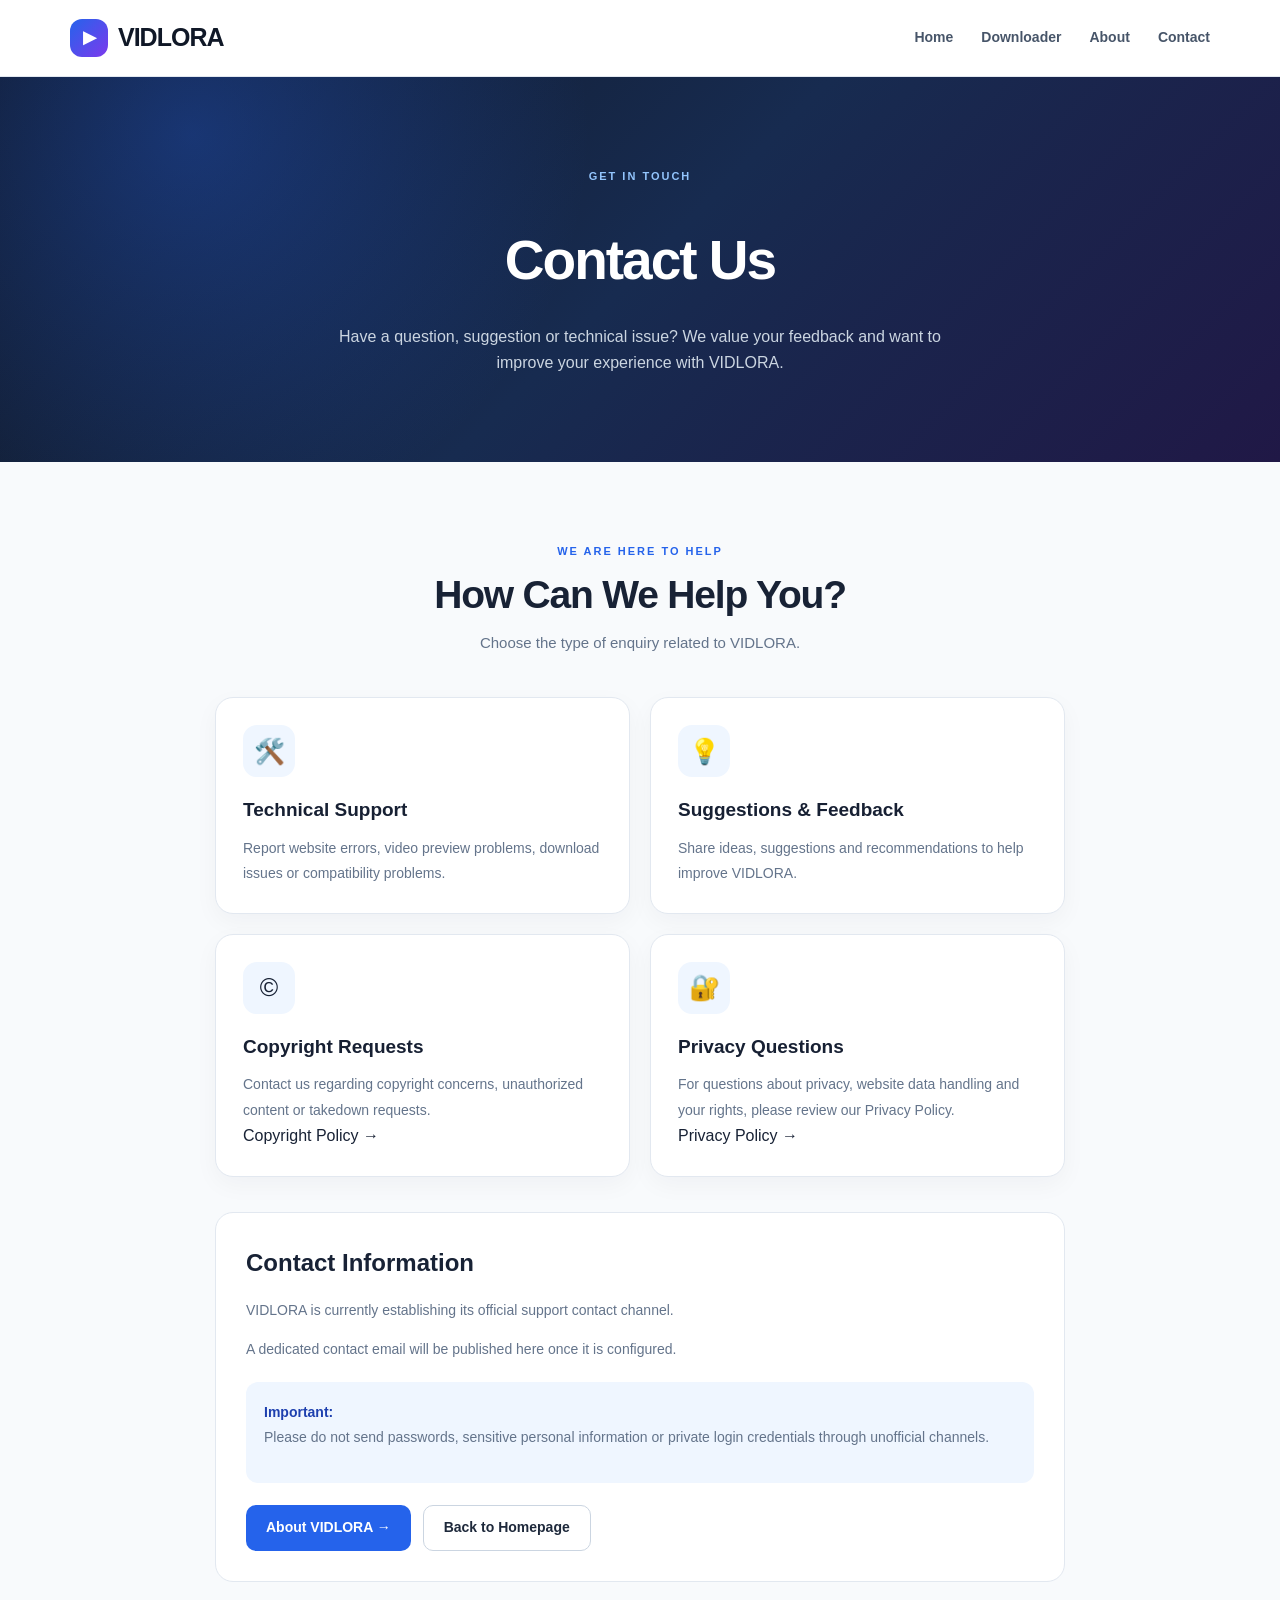
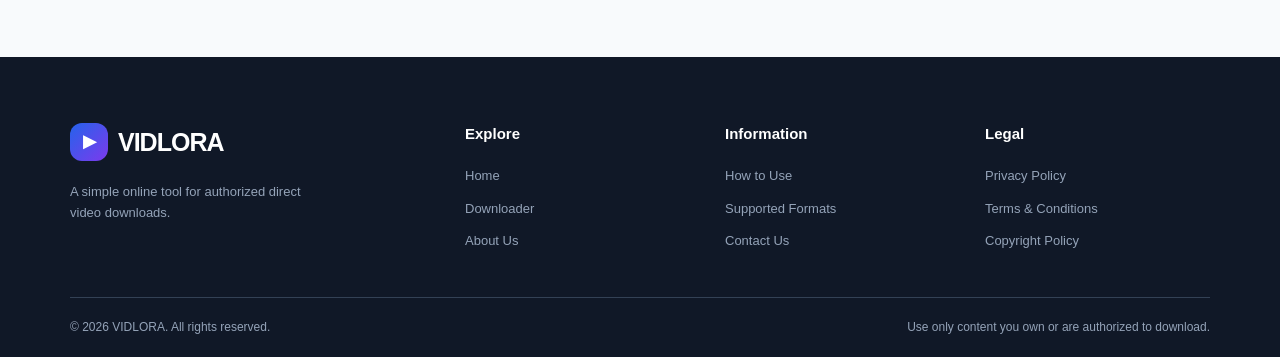
<file: contact.html>
<!DOCTYPE html>
<html lang="en">
<head>
  <meta charset="UTF-8">
  <meta name="viewport" content="width=device-width, initial-scale=1.0">

  <title>Contact Us | VIDLORA</title>

  <meta name="description" content="Contact VIDLORA for website support, technical questions, feedback and copyright-related requests.">

  <meta name="author" content="VIDLORA">
  <meta name="robots" content="index, follow">
  <meta name="theme-color" content="#101827">

  <link rel="canonical"
    href="https://thisismevenkat6734.github.io/Vidlora/contact.html">

  <link rel="icon" href="assets/icons/favicon.png">

  <link rel="stylesheet" href="css/style.css">
  <link rel="stylesheet" href="css/responsive.css">

  <style>
    .contact-hero {
      padding: 85px 20px;
      text-align: center;
      color: white;
      background:
        radial-gradient(circle at 15% 15%, rgba(37,99,235,.35), transparent 35%),
        linear-gradient(135deg, #101827, #172b50, #201846);
    }

    .contact-hero h1 {
      margin: 18px 0;
      font-size: clamp(36px, 6vw, 55px);
      letter-spacing: -2px;
    }

    .contact-hero p {
      max-width: 620px;
      margin: auto;
      color: #cbd5e1;
      font-size: 16px;
    }

    .contact-section {
      padding: 75px 0;
    }

    .contact-container {
      max-width: 850px;
      margin: auto;
    }

    .contact-grid {
      display: grid;
      grid-template-columns: repeat(2, 1fr);
      gap: 20px;
      margin-bottom: 35px;
    }

    .contact-card {
      padding: 27px;
      border: 1px solid #e2e8f0;
      border-radius: 18px;
      background: white;
      box-shadow: 0 8px 25px rgba(15,23,42,.04);
    }

    .contact-icon {
      width: 52px;
      height: 52px;
      display: grid;
      place-items: center;
      margin-bottom: 17px;
      border-radius: 14px;
      background: #eff6ff;
      font-size: 25px;
    }

    .contact-card h2 {
      margin-bottom: 10px;
      font-size: 19px;
      color: #172033;
    }

    .contact-card p {
      color: #64748b;
      font-size: 14px;
      line-height: 1.8;
    }

    .contact-info {
      padding: 30px;
      border: 1px solid #e2e8f0;
      border-radius: 18px;
      background: white;
    }

    .contact-info h2 {
      margin-bottom: 15px;
      font-size: 24px;
    }

    .contact-info p {
      margin-bottom: 14px;
      color: #64748b;
      font-size: 14px;
      line-height: 1.8;
    }

    .contact-note {
      margin-top: 20px;
      padding: 18px;
      border-radius: 12px;
      background: #eff6ff;
      color: #1e40af;
      font-size: 14px;
      line-height: 1.8;
    }

    .contact-links {
      display: flex;
      flex-wrap: wrap;
      gap: 12px;
      margin-top: 22px;
    }

    .contact-links a {
      display: inline-flex;
      align-items: center;
      justify-content: center;
      min-height: 46px;
      padding: 0 20px;
      border-radius: 10px;
      background: #2563eb;
      color: white;
      font-weight: 700;
      font-size: 14px;
    }

    .contact-links a.secondary {
      background: white;
      color: #1e293b;
      border: 1px solid #cbd5e1;
    }

    @media (max-width: 600px) {
      .contact-grid {
        grid-template-columns: 1fr;
      }

      .contact-info {
        padding: 23px 18px;
      }
    }
  </style>
</head>

<body>

  <!-- HEADER -->
  <header class="site-header">

    <div class="container header-inner">

      <a href="./" class="brand">
        <span class="brand-icon">▶</span>
        <span>VIDLORA</span>
      </a>

      <button
        class="menu-toggle"
        id="menuToggle"
        aria-label="Toggle navigation"
        aria-expanded="false"
        type="button">
        ☰
      </button>

      <nav class="main-nav" id="mainNav">
        <a href="./">Home</a>
        <a href="./#downloader">Downloader</a>
        <a href="about.html">About</a>
        <a href="contact.html" aria-current="page">Contact</a>
      </nav>

    </div>

  </header>


  <main>

    <!-- HERO -->
    <section class="contact-hero">

      <span class="section-tag" style="color:#93c5fd;">
        GET IN TOUCH
      </span>

      <h1>Contact Us</h1>

      <p>
        Have a question, suggestion or technical issue?
        We value your feedback and want to improve your
        experience with VIDLORA.
      </p>

    </section>


    <!-- CONTACT CONTENT -->
    <section class="contact-section">

      <div class="container contact-container">

        <div class="section-heading">

          <span class="section-tag">
            WE ARE HERE TO HELP
          </span>

          <h2>How Can We Help You?</h2>

          <p>
            Choose the type of enquiry related to VIDLORA.
          </p>

        </div>


        <!-- CONTACT CATEGORIES -->
        <div class="contact-grid">

          <article class="contact-card">

            <div class="contact-icon">🛠️</div>

            <h2>Technical Support</h2>

            <p>
              Report website errors, video preview problems,
              download issues or compatibility problems.
            </p>

          </article>


          <article class="contact-card">

            <div class="contact-icon">💡</div>

            <h2>Suggestions & Feedback</h2>

            <p>
              Share ideas, suggestions and recommendations
              to help improve VIDLORA.
            </p>

          </article>


          <article class="contact-card">

            <div class="contact-icon">©️</div>

            <h2>Copyright Requests</h2>

            <p>
              Contact us regarding copyright concerns,
              unauthorized content or takedown requests.
            </p>

            <a href="copyright-policy.html">
              Copyright Policy →
            </a>

          </article>


          <article class="contact-card">

            <div class="contact-icon">🔐</div>

            <h2>Privacy Questions</h2>

            <p>
              For questions about privacy, website data
              handling and your rights, please review
              our Privacy Policy.
            </p>

            <a href="privacy-policy.html">
              Privacy Policy →
            </a>

          </article>

        </div>


        <!-- CONTACT INFORMATION -->
        <div class="contact-info">

          <h2>Contact Information</h2>

          <p>
            VIDLORA is currently establishing its official
            support contact channel.
          </p>

          <p>
            A dedicated contact email will be published
            here once it is configured.
          </p>

          <div class="contact-note">

            <strong>Important:</strong>

            <p>
              Please do not send passwords, sensitive
              personal information or private login
              credentials through unofficial channels.
            </p>

          </div>

          <div class="contact-links">

            <a href="about.html">
              About VIDLORA →
            </a>

            <a href="./" class="secondary">
              Back to Homepage
            </a>

          </div>

        </div>

      </div>

    </section>

  </main>


  <!-- FOOTER -->
  <footer class="site-footer">

    <div class="container">

      <div class="footer-main">

        <div class="footer-brand">

          <a href="./" class="brand">
            <span class="brand-icon">▶</span>
            <span>VIDLORA</span>
          </a>

          <p>
            A simple online tool for authorized
            direct video downloads.
          </p>

        </div>


        <div class="footer-links">

          <h3>Explore</h3>

          <a href="./">Home</a>
          <a href="./#downloader">Downloader</a>
          <a href="about.html">About Us</a>

        </div>


        <div class="footer-links">

          <h3>Information</h3>

          <a href="how-to-use.html">How to Use</a>
          <a href="supported-formats.html">Supported Formats</a>
          <a href="contact.html">Contact Us</a>

        </div>


        <div class="footer-links">

          <h3>Legal</h3>

          <a href="privacy-policy.html">Privacy Policy</a>
          <a href="terms.html">Terms & Conditions</a>
          <a href="copyright-policy.html">Copyright Policy</a>

        </div>

      </div>


      <div class="footer-bottom">

        <p>
          © <span id="currentYear">2026</span> VIDLORA.
          All rights reserved.
        </p>

        <p>
          Use only content you own or are authorized to download.
        </p>

      </div>

    </div>

  </footer>


  <script src="js/app.js" defer></script>

</body>
</html>
</file>
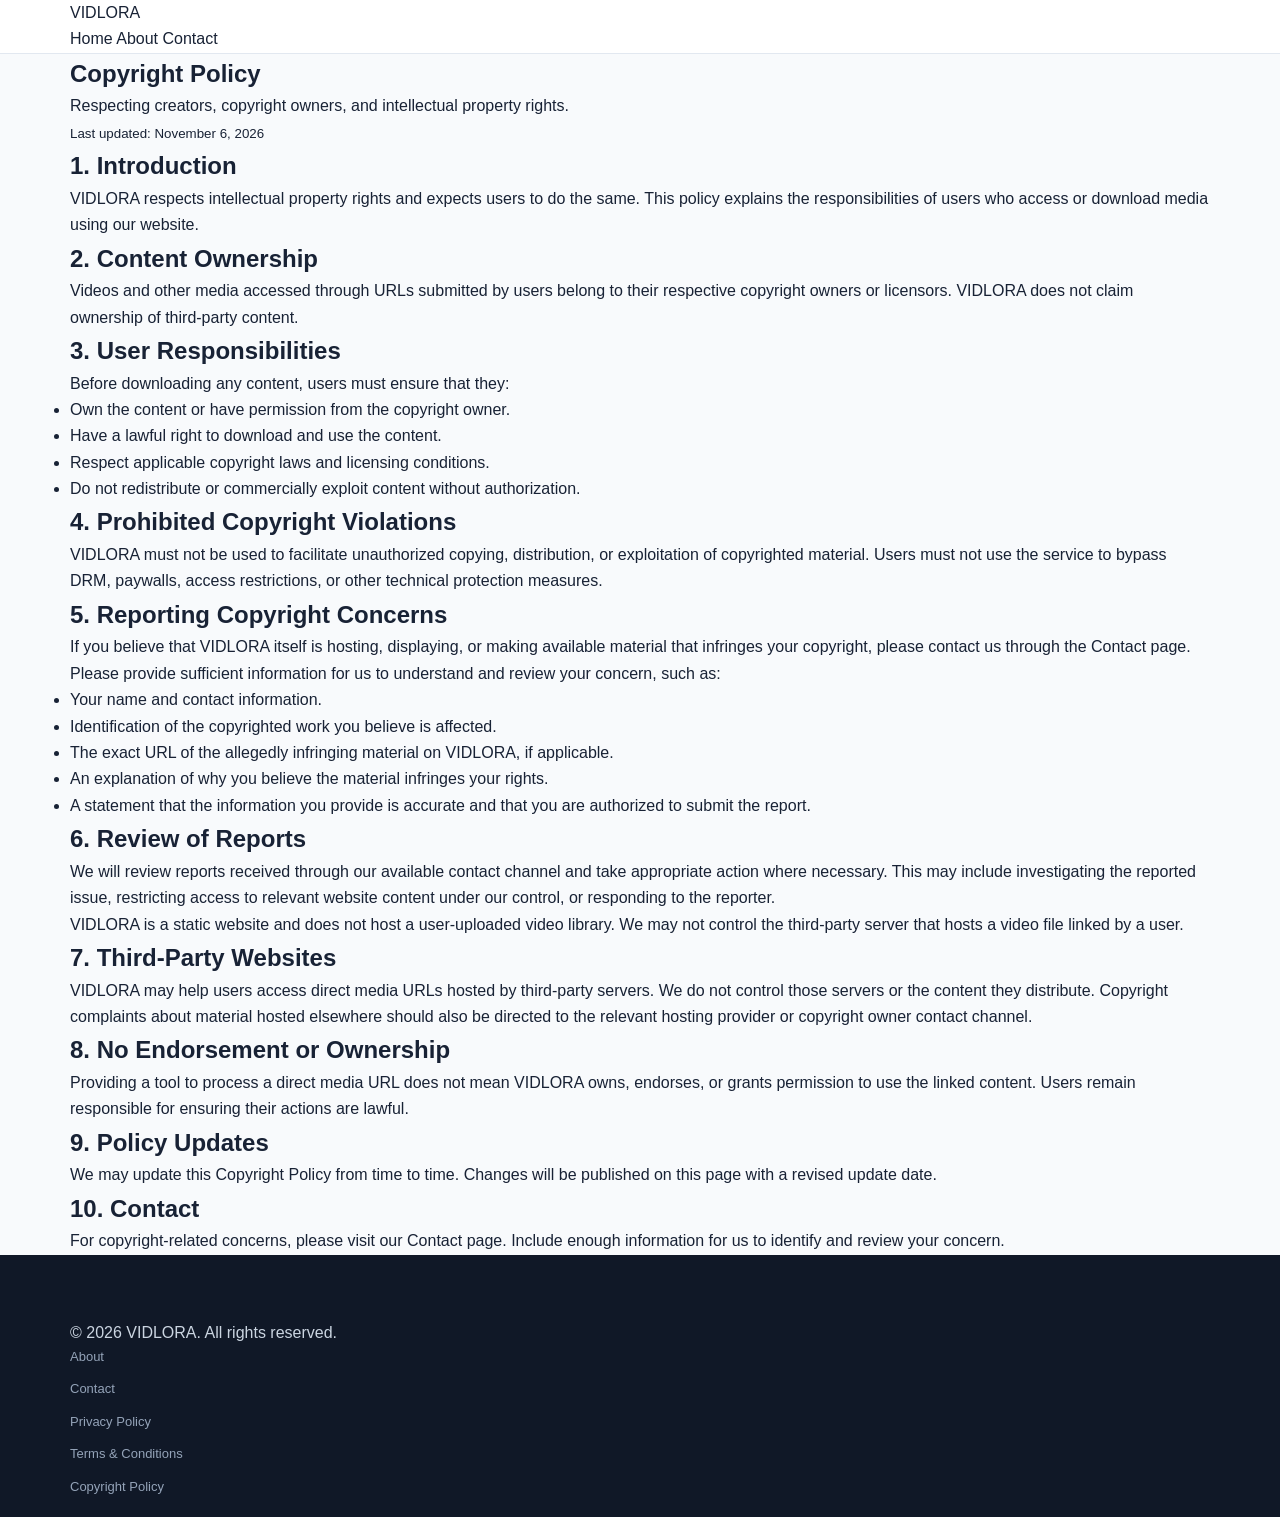
<file: copyright-policy.html>
<!DOCTYPE html>
<html lang="en">
<head>
  <meta charset="UTF-8">
  <meta name="viewport" content="width=device-width, initial-scale=1.0">

  <title>Copyright Policy | VIDLORA</title>
  <meta name="description" content="Learn about copyright responsibilities, infringement reports, and content ownership when using VIDLORA.">
  <meta name="robots" content="index, follow">
  <link rel="canonical" href="https://thisismevenkat6734.github.io/Vidlora/copyright-policy.html">

  <link rel="icon" href="assets/icons/favicon.png">
  <link rel="manifest" href="manifest.json">
  <link rel="stylesheet" href="css/style.css">
  <link rel="stylesheet" href="css/responsive.css">
</head>

<body>
  <header class="site-header">
    <nav class="navbar container">
      <a href="index.html" class="logo">VIDLORA</a>
      <button class="menu-toggle" id="menuToggle" aria-label="Toggle navigation" aria-expanded="false">
        <span></span><span></span><span></span>
      </button>
      <div class="nav-menu" id="navMenu">
        <a href="index.html">Home</a>
        <a href="about.html">About</a>
        <a href="contact.html">Contact</a>
      </div>
    </nav>
  </header>

  <main class="container legal-page">
    <section class="page-hero">
      <h1>Copyright Policy</h1>
      <p>Respecting creators, copyright owners, and intellectual property rights.</p>
      <p><small>Last updated: November 6, 2026</small></p>
    </section>

    <section class="content-section">
      <h2>1. Introduction</h2>
      <p>VIDLORA respects intellectual property rights and expects users to do the same. This policy explains the responsibilities of users who access or download media using our website.</p>

      <h2>2. Content Ownership</h2>
      <p>Videos and other media accessed through URLs submitted by users belong to their respective copyright owners or licensors. VIDLORA does not claim ownership of third-party content.</p>

      <h2>3. User Responsibilities</h2>
      <p>Before downloading any content, users must ensure that they:</p>
      <ul>
        <li>Own the content or have permission from the copyright owner.</li>
        <li>Have a lawful right to download and use the content.</li>
        <li>Respect applicable copyright laws and licensing conditions.</li>
        <li>Do not redistribute or commercially exploit content without authorization.</li>
      </ul>

      <h2>4. Prohibited Copyright Violations</h2>
      <p>VIDLORA must not be used to facilitate unauthorized copying, distribution, or exploitation of copyrighted material. Users must not use the service to bypass DRM, paywalls, access restrictions, or other technical protection measures.</p>

      <h2>5. Reporting Copyright Concerns</h2>
      <p>If you believe that VIDLORA itself is hosting, displaying, or making available material that infringes your copyright, please contact us through the <a href="contact.html">Contact page</a>.</p>
      <p>Please provide sufficient information for us to understand and review your concern, such as:</p>
      <ul>
        <li>Your name and contact information.</li>
        <li>Identification of the copyrighted work you believe is affected.</li>
        <li>The exact URL of the allegedly infringing material on VIDLORA, if applicable.</li>
        <li>An explanation of why you believe the material infringes your rights.</li>
        <li>A statement that the information you provide is accurate and that you are authorized to submit the report.</li>
      </ul>

      <h2>6. Review of Reports</h2>
      <p>We will review reports received through our available contact channel and take appropriate action where necessary. This may include investigating the reported issue, restricting access to relevant website content under our control, or responding to the reporter.</p>
      <p>VIDLORA is a static website and does not host a user-uploaded video library. We may not control the third-party server that hosts a video file linked by a user.</p>

      <h2>7. Third-Party Websites</h2>
      <p>VIDLORA may help users access direct media URLs hosted by third-party servers. We do not control those servers or the content they distribute. Copyright complaints about material hosted elsewhere should also be directed to the relevant hosting provider or copyright owner contact channel.</p>

      <h2>8. No Endorsement or Ownership</h2>
      <p>Providing a tool to process a direct media URL does not mean VIDLORA owns, endorses, or grants permission to use the linked content. Users remain responsible for ensuring their actions are lawful.</p>

      <h2>9. Policy Updates</h2>
      <p>We may update this Copyright Policy from time to time. Changes will be published on this page with a revised update date.</p>

      <h2>10. Contact</h2>
      <p>For copyright-related concerns, please visit our <a href="contact.html">Contact page</a>. Include enough information for us to identify and review your concern.</p>
    </section>
  </main>

  <footer class="site-footer">
    <div class="container">
      <p>&copy; <span id="currentYear"></span> VIDLORA. All rights reserved.</p>
      <div class="footer-links">
        <a href="about.html">About</a>
        <a href="contact.html">Contact</a>
        <a href="privacy-policy.html">Privacy Policy</a>
        <a href="terms.html">Terms & Conditions</a>
        <a href="copyright-policy.html">Copyright Policy</a>
      </div>
    </div>
  </footer>

  <script src="js/app.js"></script>
</body>
</html>
</file>
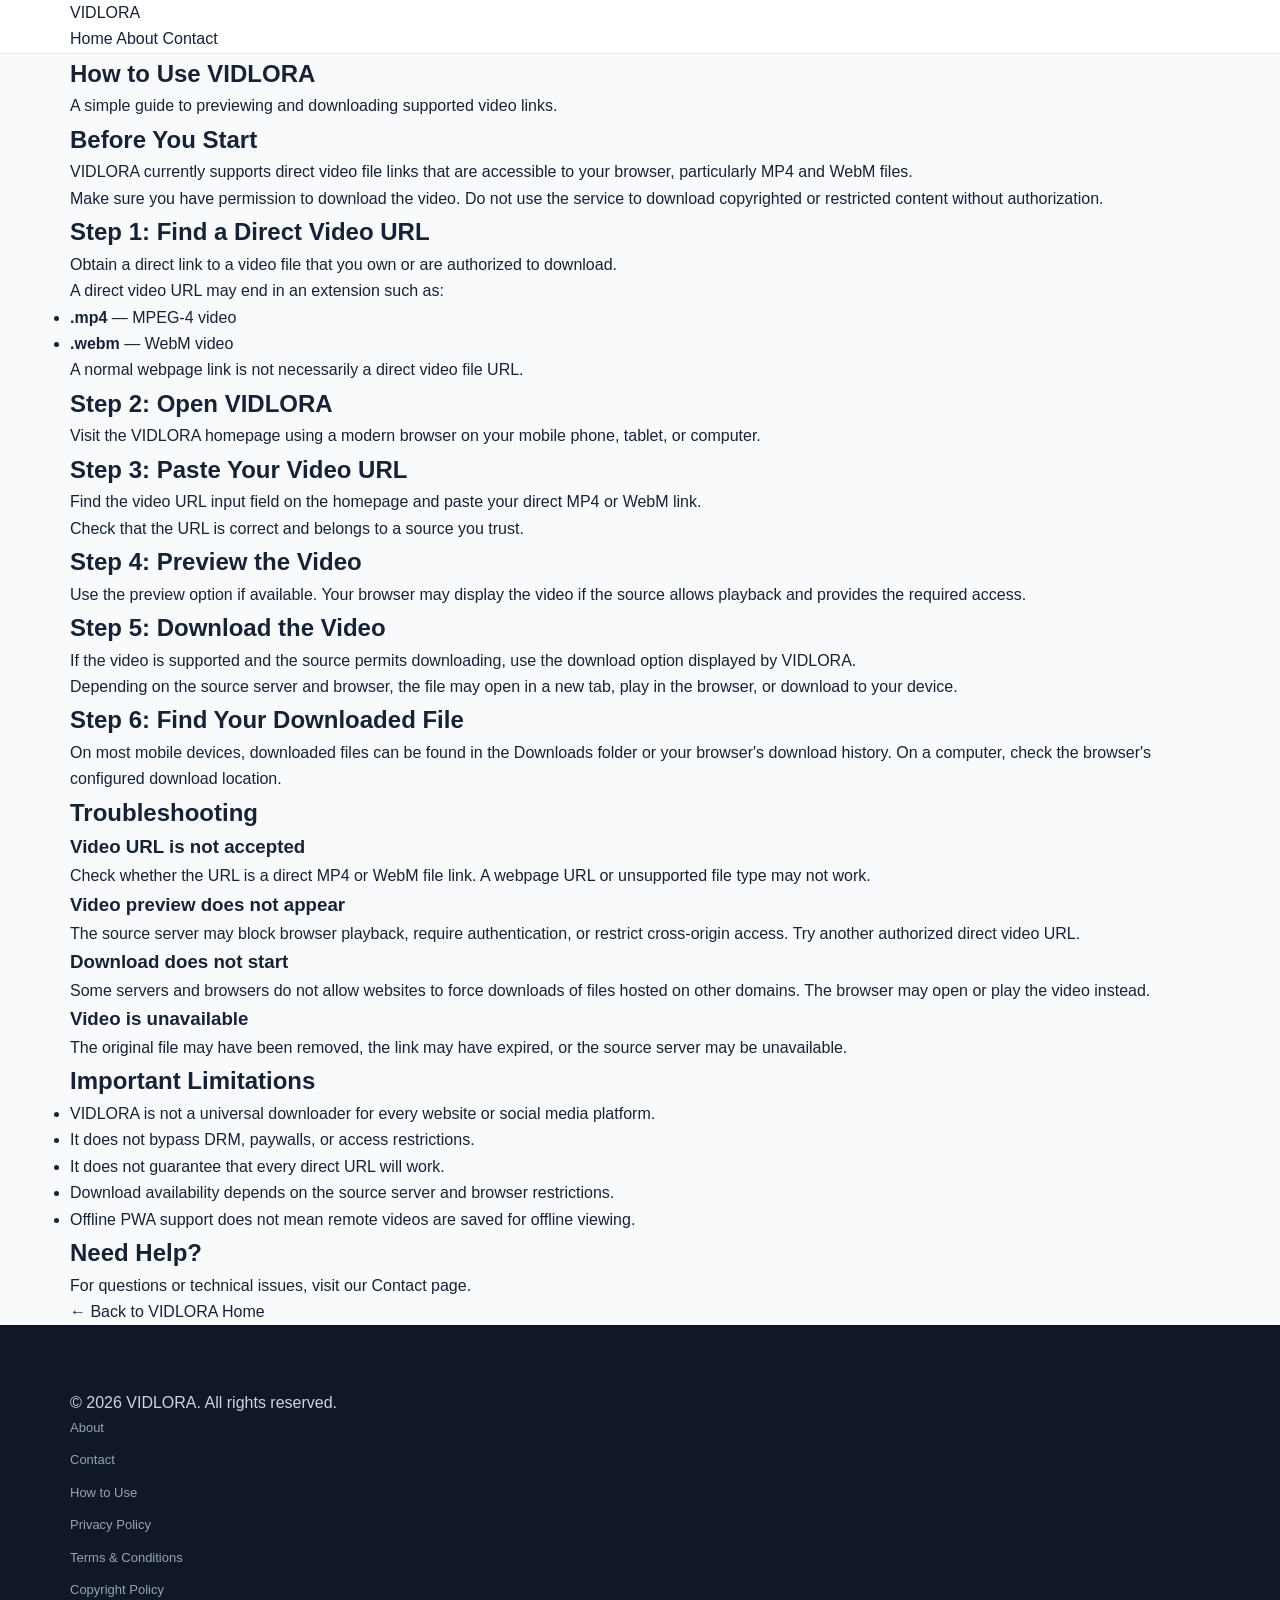
<file: how-to-use.html>
<!DOCTYPE html>
<html lang="en">
<head>
  <meta charset="UTF-8">
  <meta name="viewport" content="width=device-width, initial-scale=1.0">

  <title>How to Use VIDLORA | Video Downloader Guide</title>
  <meta name="description" content="Learn how to use VIDLORA to preview and download authorized direct MP4 and WebM video links.">
  <meta name="robots" content="index, follow">
  <link rel="canonical" href="https://thisismevenkat6734.github.io/Vidlora/how-to-use.html">

  <link rel="icon" href="assets/icons/favicon.png">
  <link rel="manifest" href="manifest.json">
  <link rel="stylesheet" href="css/style.css">
  <link rel="stylesheet" href="css/responsive.css">
</head>

<body>
  <header class="site-header">
    <nav class="navbar container">
      <a href="index.html" class="logo">VIDLORA</a>

      <button class="menu-toggle" id="menuToggle"
        aria-label="Toggle navigation" aria-expanded="false">
        <span></span><span></span><span></span>
      </button>

      <div class="nav-menu" id="navMenu">
        <a href="index.html">Home</a>
        <a href="about.html">About</a>
        <a href="contact.html">Contact</a>
      </div>
    </nav>
  </header>

  <main class="container legal-page">
    <section class="page-hero">
      <h1>How to Use VIDLORA</h1>
      <p>A simple guide to previewing and downloading supported video links.</p>
    </section>

    <section class="content-section">
      <h2>Before You Start</h2>
      <p>VIDLORA currently supports direct video file links that are accessible to your browser, particularly MP4 and WebM files.</p>
      <p>Make sure you have permission to download the video. Do not use the service to download copyrighted or restricted content without authorization.</p>

      <h2>Step 1: Find a Direct Video URL</h2>
      <p>Obtain a direct link to a video file that you own or are authorized to download.</p>
      <p>A direct video URL may end in an extension such as:</p>
      <ul>
        <li><strong>.mp4</strong> — MPEG-4 video</li>
        <li><strong>.webm</strong> — WebM video</li>
      </ul>
      <p>A normal webpage link is not necessarily a direct video file URL.</p>

      <h2>Step 2: Open VIDLORA</h2>
      <p>Visit the <a href="index.html">VIDLORA homepage</a> using a modern browser on your mobile phone, tablet, or computer.</p>

      <h2>Step 3: Paste Your Video URL</h2>
      <p>Find the video URL input field on the homepage and paste your direct MP4 or WebM link.</p>
      <p>Check that the URL is correct and belongs to a source you trust.</p>

      <h2>Step 4: Preview the Video</h2>
      <p>Use the preview option if available. Your browser may display the video if the source allows playback and provides the required access.</p>

      <h2>Step 5: Download the Video</h2>
      <p>If the video is supported and the source permits downloading, use the download option displayed by VIDLORA.</p>
      <p>Depending on the source server and browser, the file may open in a new tab, play in the browser, or download to your device.</p>

      <h2>Step 6: Find Your Downloaded File</h2>
      <p>On most mobile devices, downloaded files can be found in the Downloads folder or your browser's download history. On a computer, check the browser's configured download location.</p>

      <h2>Troubleshooting</h2>

      <h3>Video URL is not accepted</h3>
      <p>Check whether the URL is a direct MP4 or WebM file link. A webpage URL or unsupported file type may not work.</p>

      <h3>Video preview does not appear</h3>
      <p>The source server may block browser playback, require authentication, or restrict cross-origin access. Try another authorized direct video URL.</p>

      <h3>Download does not start</h3>
      <p>Some servers and browsers do not allow websites to force downloads of files hosted on other domains. The browser may open or play the video instead.</p>

      <h3>Video is unavailable</h3>
      <p>The original file may have been removed, the link may have expired, or the source server may be unavailable.</p>

      <h2>Important Limitations</h2>
      <ul>
        <li>VIDLORA is not a universal downloader for every website or social media platform.</li>
        <li>It does not bypass DRM, paywalls, or access restrictions.</li>
        <li>It does not guarantee that every direct URL will work.</li>
        <li>Download availability depends on the source server and browser restrictions.</li>
        <li>Offline PWA support does not mean remote videos are saved for offline viewing.</li>
      </ul>

      <h2>Need Help?</h2>
      <p>For questions or technical issues, visit our <a href="contact.html">Contact page</a>.</p>

      <p><a href="index.html">← Back to VIDLORA Home</a></p>
    </section>
  </main>

  <footer class="site-footer">
    <div class="container">
      <p>&copy; <span id="currentYear"></span> VIDLORA. All rights reserved.</p>
      <div class="footer-links">
        <a href="about.html">About</a>
        <a href="contact.html">Contact</a>
        <a href="how-to-use.html">How to Use</a>
        <a href="privacy-policy.html">Privacy Policy</a>
        <a href="terms.html">Terms & Conditions</a>
        <a href="copyright-policy.html">Copyright Policy</a>
      </div>
    </div>
  </footer>

  <script src="js/app.js"></script>
</body>
</html>
</file>
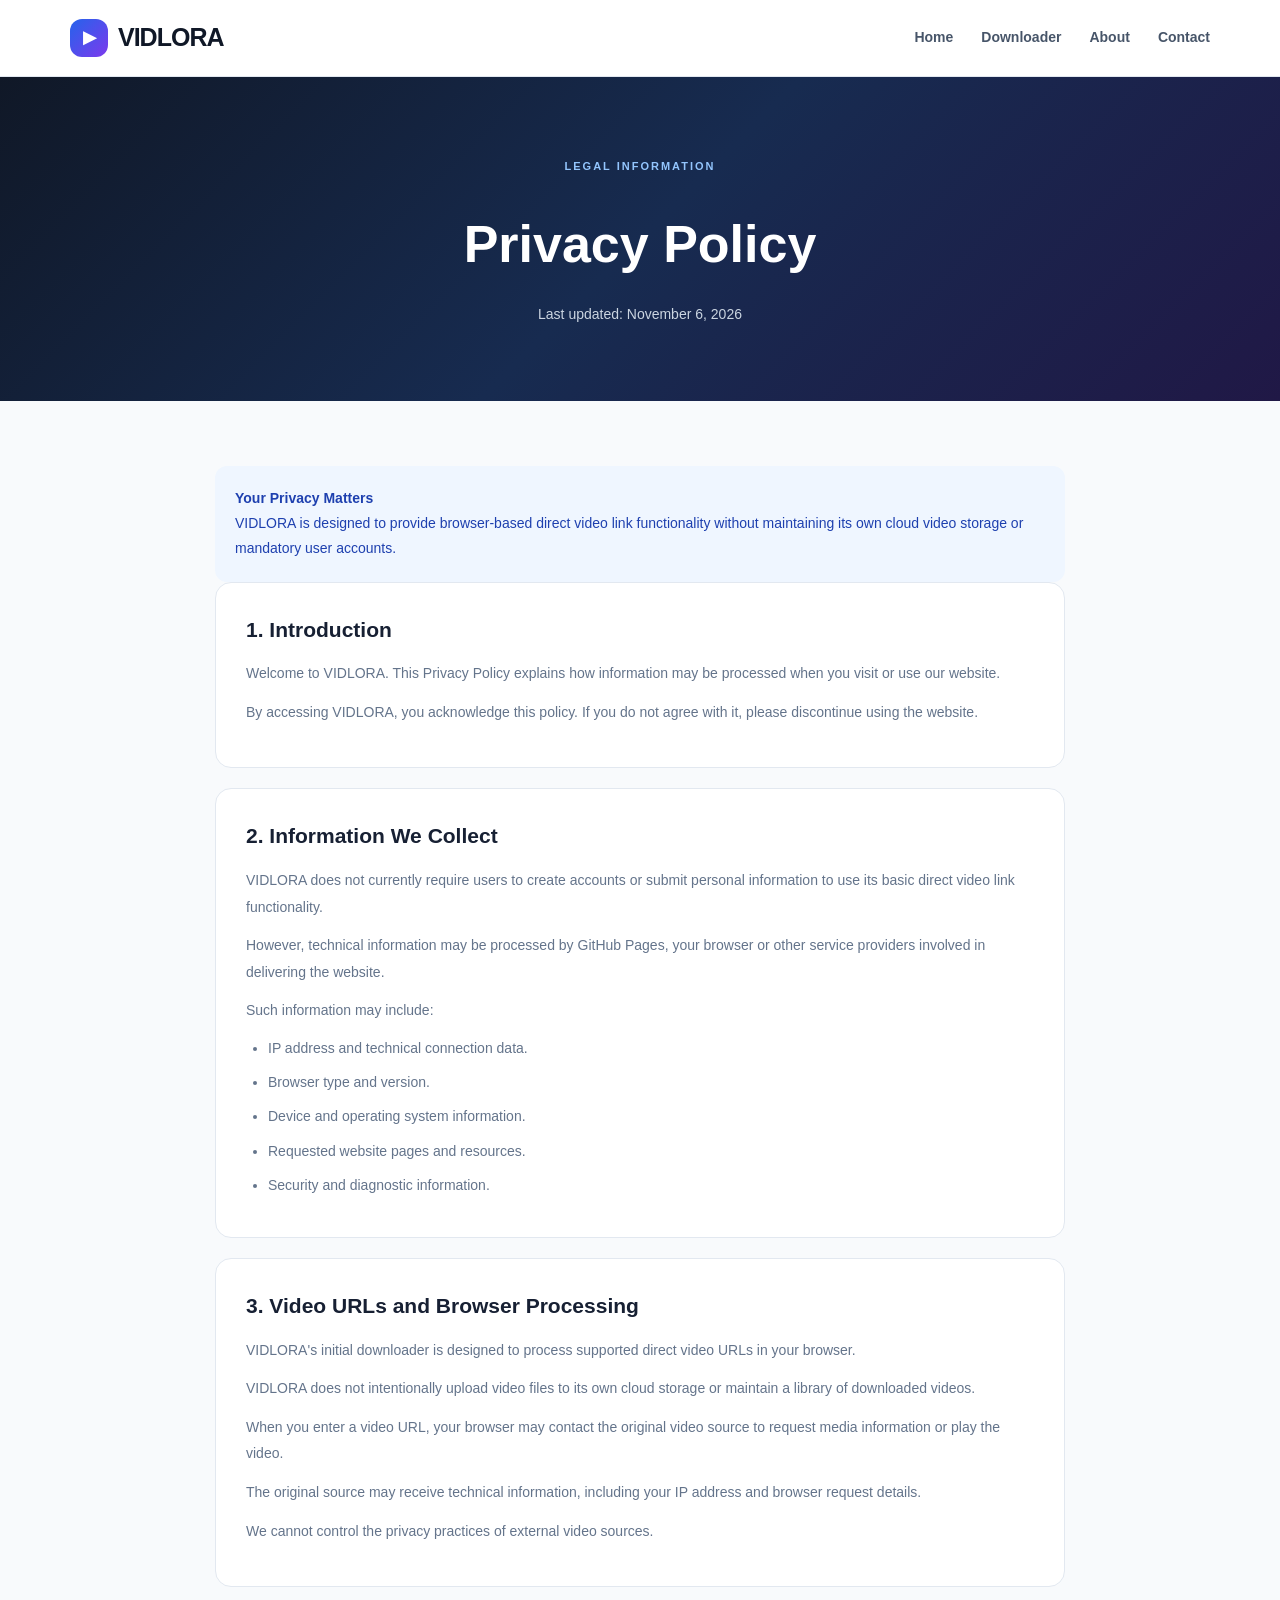
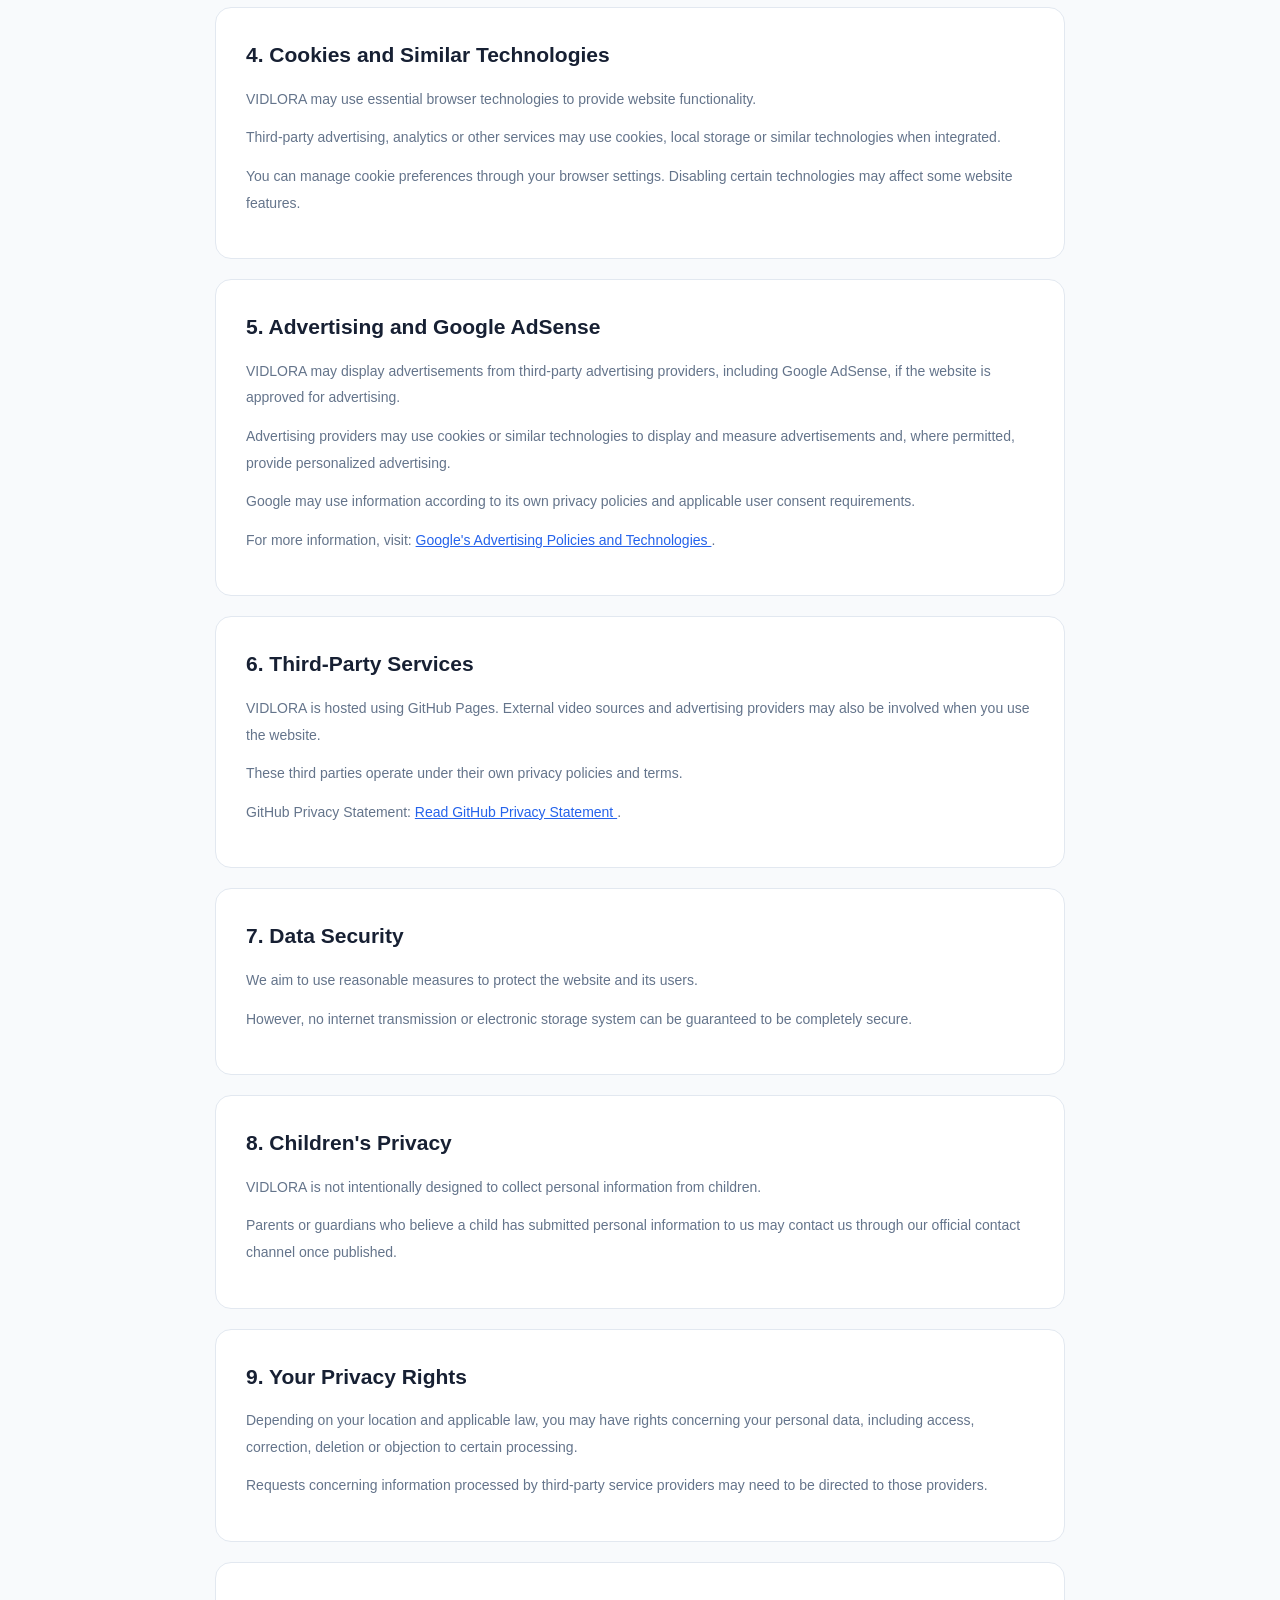
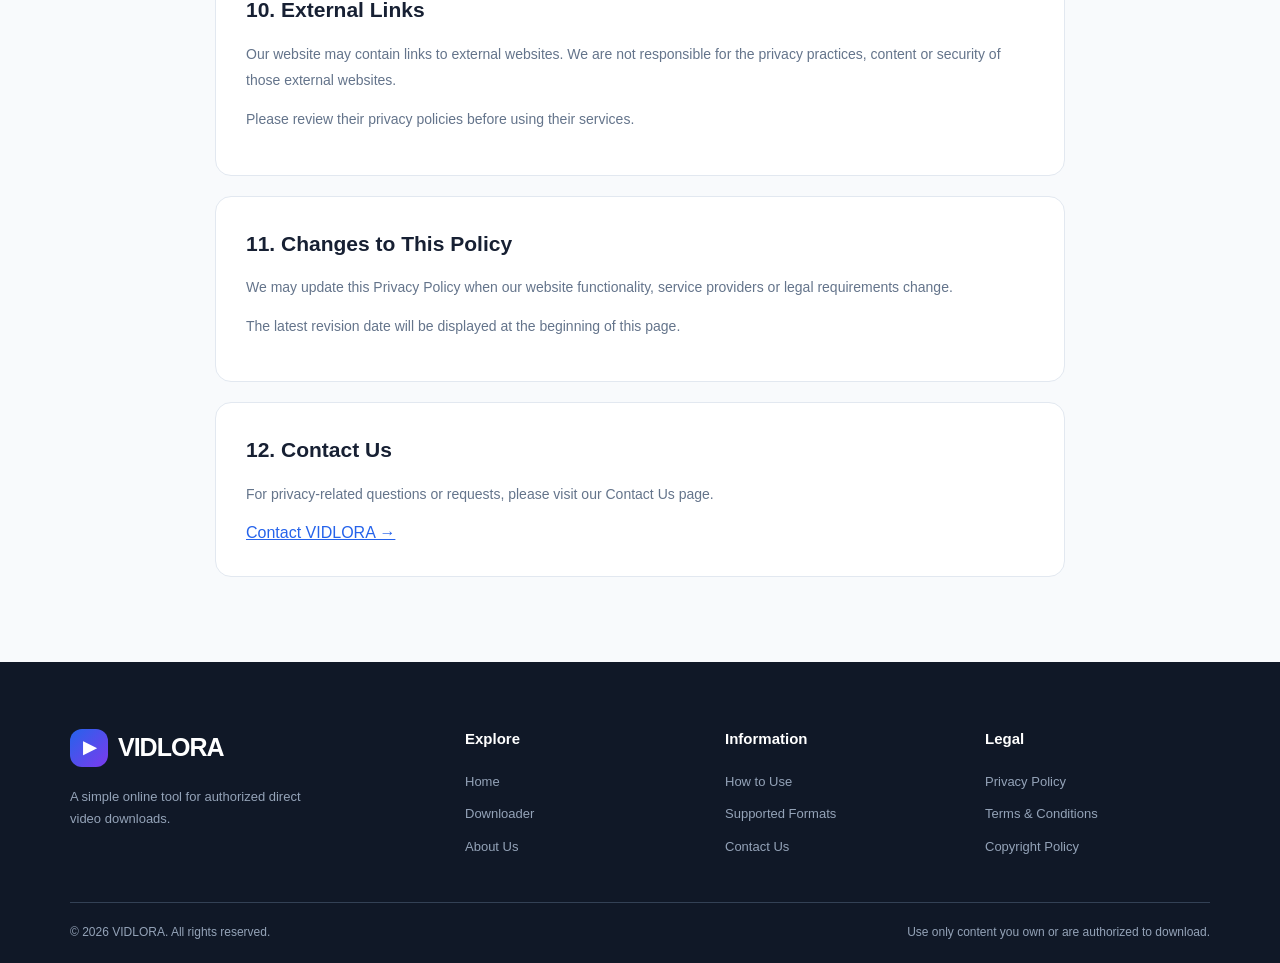
<file: privacy-policy.html>
<!DOCTYPE html>
<html lang="en">
<head>
  <meta charset="UTF-8">
  <meta name="viewport" content="width=device-width, initial-scale=1.0">

  <title>Privacy Policy | VIDLORA</title>

  <meta name="description" content="Read the VIDLORA Privacy Policy to understand how our website handles information, browser processing, cookies and advertising.">

  <meta name="author" content="VIDLORA">
  <meta name="robots" content="index, follow">
  <meta name="theme-color" content="#101827">

  <link rel="canonical"
    href="https://thisismevenkat6734.github.io/Vidlora/privacy-policy.html">

  <link rel="icon" href="assets/icons/favicon.png">
  <link rel="stylesheet" href="css/style.css">
  <link rel="stylesheet" href="css/responsive.css">

  <style>
    .policy-hero {
      padding: 75px 20px;
      text-align: center;
      color: white;
      background: linear-gradient(135deg, #101827, #172b50, #201846);
    }

    .policy-hero h1 {
      margin: 15px 0;
      font-size: clamp(34px, 6vw, 52px);
    }

    .policy-hero p {
      color: #cbd5e1;
      font-size: 14px;
    }

    .policy-section {
      padding: 65px 0;
    }

    .policy-container {
      max-width: 850px;
      margin: auto;
    }

    .policy-card {
      padding: 30px;
      margin-bottom: 20px;
      border: 1px solid #e2e8f0;
      border-radius: 16px;
      background: white;
    }

    .policy-card h2 {
      margin-bottom: 13px;
      color: #172033;
      font-size: 21px;
    }

    .policy-card p {
      margin-bottom: 12px;
      color: #64748b;
      font-size: 14px;
      line-height: 1.9;
    }

    .policy-card ul {
      padding-left: 22px;
      color: #64748b;
    }

    .policy-card li {
      margin: 9px 0;
      font-size: 14px;
      line-height: 1.8;
    }

    .policy-notice {
      padding: 20px;
      border-radius: 12px;
      background: #eff6ff;
      color: #1e40af;
      font-size: 14px;
      line-height: 1.8;
    }

    .policy-card a {
      color: #2563eb;
      text-decoration: underline;
    }

    @media(max-width:600px) {
      .policy-card {
        padding: 22px 18px;
      }
    }
  </style>
</head>

<body>

  <!-- HEADER -->
  <header class="site-header">
    <div class="container header-inner">

      <a href="./" class="brand">
        <span class="brand-icon">▶</span>
        <span>VIDLORA</span>
      </a>

      <button
        class="menu-toggle"
        id="menuToggle"
        aria-label="Toggle navigation"
        aria-expanded="false"
        type="button">
        ☰
      </button>

      <nav class="main-nav" id="mainNav">
        <a href="./">Home</a>
        <a href="./#downloader">Downloader</a>
        <a href="about.html">About</a>
        <a href="contact.html">Contact</a>
      </nav>

    </div>
  </header>


  <main>

    <!-- HERO -->
    <section class="policy-hero">

      <span class="section-tag" style="color:#93c5fd;">
        LEGAL INFORMATION
      </span>

      <h1>Privacy Policy</h1>

      <p>Last updated: November 6, 2026</p>

    </section>


    <!-- POLICY CONTENT -->
    <section class="policy-section">

      <div class="container policy-container">

        <div class="policy-notice">
          <strong>Your Privacy Matters</strong>
          <p>
            VIDLORA is designed to provide browser-based
            direct video link functionality without maintaining
            its own cloud video storage or mandatory user accounts.
          </p>
        </div>


        <article class="policy-card">

          <h2>1. Introduction</h2>

          <p>
            Welcome to VIDLORA. This Privacy Policy explains
            how information may be processed when you visit
            or use our website.
          </p>

          <p>
            By accessing VIDLORA, you acknowledge this policy.
            If you do not agree with it, please discontinue
            using the website.
          </p>

        </article>


        <article class="policy-card">

          <h2>2. Information We Collect</h2>

          <p>
            VIDLORA does not currently require users to
            create accounts or submit personal information
            to use its basic direct video link functionality.
          </p>

          <p>
            However, technical information may be processed
            by GitHub Pages, your browser or other service
            providers involved in delivering the website.
          </p>

          <p>Such information may include:</p>

          <ul>
            <li>IP address and technical connection data.</li>
            <li>Browser type and version.</li>
            <li>Device and operating system information.</li>
            <li>Requested website pages and resources.</li>
            <li>Security and diagnostic information.</li>
          </ul>

        </article>


        <article class="policy-card">

          <h2>3. Video URLs and Browser Processing</h2>

          <p>
            VIDLORA's initial downloader is designed to
            process supported direct video URLs in your browser.
          </p>

          <p>
            VIDLORA does not intentionally upload video files
            to its own cloud storage or maintain a library
            of downloaded videos.
          </p>

          <p>
            When you enter a video URL, your browser may
            contact the original video source to request
            media information or play the video.
          </p>

          <p>
            The original source may receive technical
            information, including your IP address and
            browser request details.
          </p>

          <p>
            We cannot control the privacy practices of
            external video sources.
          </p>

        </article>


        <article class="policy-card">

          <h2>4. Cookies and Similar Technologies</h2>

          <p>
            VIDLORA may use essential browser technologies
            to provide website functionality.
          </p>

          <p>
            Third-party advertising, analytics or other
            services may use cookies, local storage or
            similar technologies when integrated.
          </p>

          <p>
            You can manage cookie preferences through
            your browser settings. Disabling certain
            technologies may affect some website features.
          </p>

        </article>


        <article class="policy-card">

          <h2>5. Advertising and Google AdSense</h2>

          <p>
            VIDLORA may display advertisements from
            third-party advertising providers, including
            Google AdSense, if the website is approved
            for advertising.
          </p>

          <p>
            Advertising providers may use cookies or
            similar technologies to display and measure
            advertisements and, where permitted, provide
            personalized advertising.
          </p>

          <p>
            Google may use information according to its
            own privacy policies and applicable user
            consent requirements.
          </p>

          <p>
            For more information, visit:
            <a href="https://policies.google.com/technologies/ads"
               target="_blank"
               rel="noopener noreferrer">
              Google's Advertising Policies and Technologies
            </a>.
          </p>

        </article>


        <article class="policy-card">

          <h2>6. Third-Party Services</h2>

          <p>
            VIDLORA is hosted using GitHub Pages.
            External video sources and advertising providers
            may also be involved when you use the website.
          </p>

          <p>
            These third parties operate under their own
            privacy policies and terms.
          </p>

          <p>
            GitHub Privacy Statement:
            <a href="https://docs.github.com/en/site-policy/privacy-policies/github-general-privacy-statement"
               target="_blank"
               rel="noopener noreferrer">
              Read GitHub Privacy Statement
            </a>.
          </p>

        </article>


        <article class="policy-card">

          <h2>7. Data Security</h2>

          <p>
            We aim to use reasonable measures to protect
            the website and its users.
          </p>

          <p>
            However, no internet transmission or electronic
            storage system can be guaranteed to be completely
            secure.
          </p>

        </article>


        <article class="policy-card">

          <h2>8. Children's Privacy</h2>

          <p>
            VIDLORA is not intentionally designed to collect
            personal information from children.
          </p>

          <p>
            Parents or guardians who believe a child has
            submitted personal information to us may contact
            us through our official contact channel once
            published.
          </p>

        </article>


        <article class="policy-card">

          <h2>9. Your Privacy Rights</h2>

          <p>
            Depending on your location and applicable law,
            you may have rights concerning your personal data,
            including access, correction, deletion or
            objection to certain processing.
          </p>

          <p>
            Requests concerning information processed by
            third-party service providers may need to be
            directed to those providers.
          </p>

        </article>


        <article class="policy-card">

          <h2>10. External Links</h2>

          <p>
            Our website may contain links to external
            websites. We are not responsible for the
            privacy practices, content or security of
            those external websites.
          </p>

          <p>
            Please review their privacy policies before
            using their services.
          </p>

        </article>


        <article class="policy-card">

          <h2>11. Changes to This Policy</h2>

          <p>
            We may update this Privacy Policy when our
            website functionality, service providers or
            legal requirements change.
          </p>

          <p>
            The latest revision date will be displayed
            at the beginning of this page.
          </p>

        </article>


        <article class="policy-card">

          <h2>12. Contact Us</h2>

          <p>
            For privacy-related questions or requests,
            please visit our Contact Us page.
          </p>

          <a href="contact.html">
            Contact VIDLORA →
          </a>

        </article>

      </div>

    </section>

  </main>


  <!-- FOOTER -->
  <footer class="site-footer">

    <div class="container">

      <div class="footer-main">

        <div class="footer-brand">
          <a href="./" class="brand">
            <span class="brand-icon">▶</span>
            <span>VIDLORA</span>
          </a>

          <p>
            A simple online tool for authorized
            direct video downloads.
          </p>
        </div>

        <div class="footer-links">
          <h3>Explore</h3>
          <a href="./">Home</a>
          <a href="./#downloader">Downloader</a>
          <a href="about.html">About Us</a>
        </div>

        <div class="footer-links">
          <h3>Information</h3>
          <a href="how-to-use.html">How to Use</a>
          <a href="supported-formats.html">Supported Formats</a>
          <a href="contact.html">Contact Us</a>
        </div>

        <div class="footer-links">
          <h3>Legal</h3>
          <a href="privacy-policy.html">Privacy Policy</a>
          <a href="terms.html">Terms & Conditions</a>
          <a href="copyright-policy.html">Copyright Policy</a>
        </div>

      </div>

      <div class="footer-bottom">
        <p>
          © <span id="currentYear">2026</span> VIDLORA.
          All rights reserved.
        </p>

        <p>
          Use only content you own or are authorized to download.
        </p>
      </div>

    </div>

  </footer>


  <script src="js/app.js" defer></script>

</body>
</html>
</file>
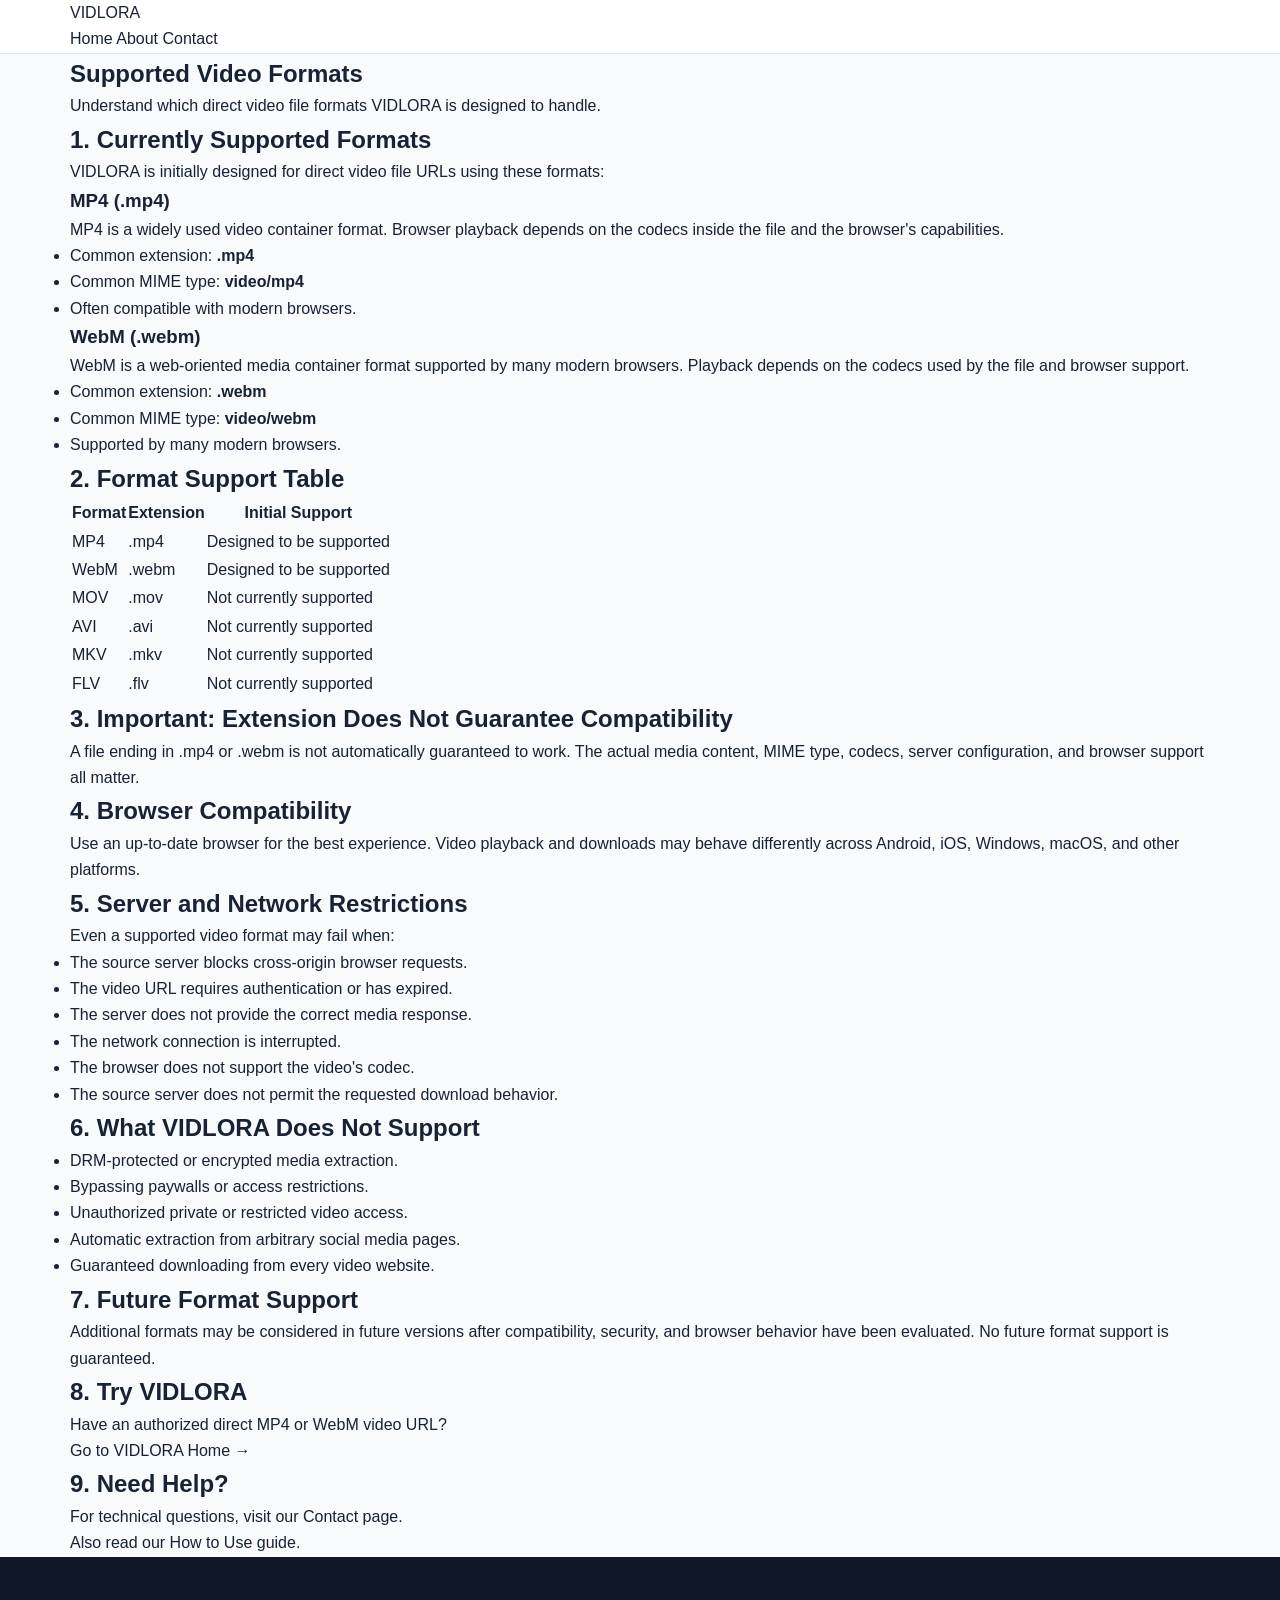
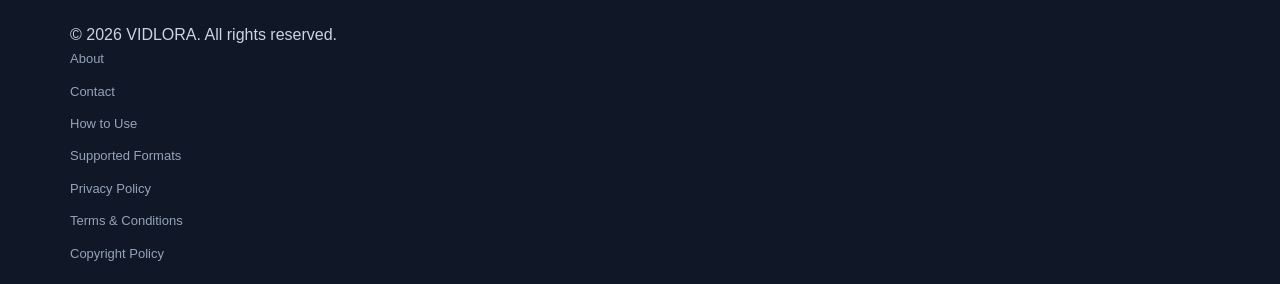
<file: supported-formats.html>
<!DOCTYPE html>
<html lang="en">
<head>
  <meta charset="UTF-8">
  <meta name="viewport" content="width=device-width, initial-scale=1.0">

  <title>Supported Video Formats | VIDLORA</title>
  <meta name="description" content="Learn about video formats supported by VIDLORA, including MP4 and WebM, and understand browser compatibility and download limitations.">
  <meta name="robots" content="index, follow">
  <link rel="canonical" href="https://thisismevenkat6734.github.io/Vidlora/supported-formats.html">

  <link rel="icon" href="assets/icons/favicon.png">
  <link rel="manifest" href="manifest.json">
  <link rel="stylesheet" href="css/style.css">
  <link rel="stylesheet" href="css/responsive.css">
</head>

<body>
  <header class="site-header">
    <nav class="navbar container">
      <a href="index.html" class="logo">VIDLORA</a>

      <button class="menu-toggle" id="menuToggle"
        aria-label="Toggle navigation" aria-expanded="false">
        <span></span><span></span><span></span>
      </button>

      <div class="nav-menu" id="navMenu">
        <a href="index.html">Home</a>
        <a href="about.html">About</a>
        <a href="contact.html">Contact</a>
      </div>
    </nav>
  </header>

  <main class="container legal-page">
    <section class="page-hero">
      <h1>Supported Video Formats</h1>
      <p>Understand which direct video file formats VIDLORA is designed to handle.</p>
    </section>

    <section class="content-section">
      <h2>1. Currently Supported Formats</h2>
      <p>VIDLORA is initially designed for direct video file URLs using these formats:</p>

      <h3>MP4 (.mp4)</h3>
      <p>MP4 is a widely used video container format. Browser playback depends on the codecs inside the file and the browser's capabilities.</p>
      <ul>
        <li>Common extension: <strong>.mp4</strong></li>
        <li>Common MIME type: <strong>video/mp4</strong></li>
        <li>Often compatible with modern browsers.</li>
      </ul>

      <h3>WebM (.webm)</h3>
      <p>WebM is a web-oriented media container format supported by many modern browsers. Playback depends on the codecs used by the file and browser support.</p>
      <ul>
        <li>Common extension: <strong>.webm</strong></li>
        <li>Common MIME type: <strong>video/webm</strong></li>
        <li>Supported by many modern browsers.</li>
      </ul>

      <h2>2. Format Support Table</h2>
      <table>
        <thead>
          <tr>
            <th>Format</th>
            <th>Extension</th>
            <th>Initial Support</th>
          </tr>
        </thead>
        <tbody>
          <tr>
            <td>MP4</td>
            <td>.mp4</td>
            <td>Designed to be supported</td>
          </tr>
          <tr>
            <td>WebM</td>
            <td>.webm</td>
            <td>Designed to be supported</td>
          </tr>
          <tr>
            <td>MOV</td>
            <td>.mov</td>
            <td>Not currently supported</td>
          </tr>
          <tr>
            <td>AVI</td>
            <td>.avi</td>
            <td>Not currently supported</td>
          </tr>
          <tr>
            <td>MKV</td>
            <td>.mkv</td>
            <td>Not currently supported</td>
          </tr>
          <tr>
            <td>FLV</td>
            <td>.flv</td>
            <td>Not currently supported</td>
          </tr>
        </tbody>
      </table>

      <h2>3. Important: Extension Does Not Guarantee Compatibility</h2>
      <p>A file ending in .mp4 or .webm is not automatically guaranteed to work. The actual media content, MIME type, codecs, server configuration, and browser support all matter.</p>

      <h2>4. Browser Compatibility</h2>
      <p>Use an up-to-date browser for the best experience. Video playback and downloads may behave differently across Android, iOS, Windows, macOS, and other platforms.</p>

      <h2>5. Server and Network Restrictions</h2>
      <p>Even a supported video format may fail when:</p>
      <ul>
        <li>The source server blocks cross-origin browser requests.</li>
        <li>The video URL requires authentication or has expired.</li>
        <li>The server does not provide the correct media response.</li>
        <li>The network connection is interrupted.</li>
        <li>The browser does not support the video's codec.</li>
        <li>The source server does not permit the requested download behavior.</li>
      </ul>

      <h2>6. What VIDLORA Does Not Support</h2>
      <ul>
        <li>DRM-protected or encrypted media extraction.</li>
        <li>Bypassing paywalls or access restrictions.</li>
        <li>Unauthorized private or restricted video access.</li>
        <li>Automatic extraction from arbitrary social media pages.</li>
        <li>Guaranteed downloading from every video website.</li>
      </ul>

      <h2>7. Future Format Support</h2>
      <p>Additional formats may be considered in future versions after compatibility, security, and browser behavior have been evaluated. No future format support is guaranteed.</p>

      <h2>8. Try VIDLORA</h2>
      <p>Have an authorized direct MP4 or WebM video URL?</p>
      <p><a href="index.html">Go to VIDLORA Home →</a></p>

      <h2>9. Need Help?</h2>
      <p>For technical questions, visit our <a href="contact.html">Contact page</a>.</p>

      <p>Also read our <a href="how-to-use.html">How to Use guide</a>.</p>
    </section>
  </main>

  <footer class="site-footer">
    <div class="container">
      <p>&copy; <span id="currentYear"></span> VIDLORA. All rights reserved.</p>

      <div class="footer-links">
        <a href="about.html">About</a>
        <a href="contact.html">Contact</a>
        <a href="how-to-use.html">How to Use</a>
        <a href="supported-formats.html">Supported Formats</a>
        <a href="privacy-policy.html">Privacy Policy</a>
        <a href="terms.html">Terms & Conditions</a>
        <a href="copyright-policy.html">Copyright Policy</a>
      </div>
    </div>
  </footer>

  <script src="js/app.js"></script>
</body>
</html>
</file>
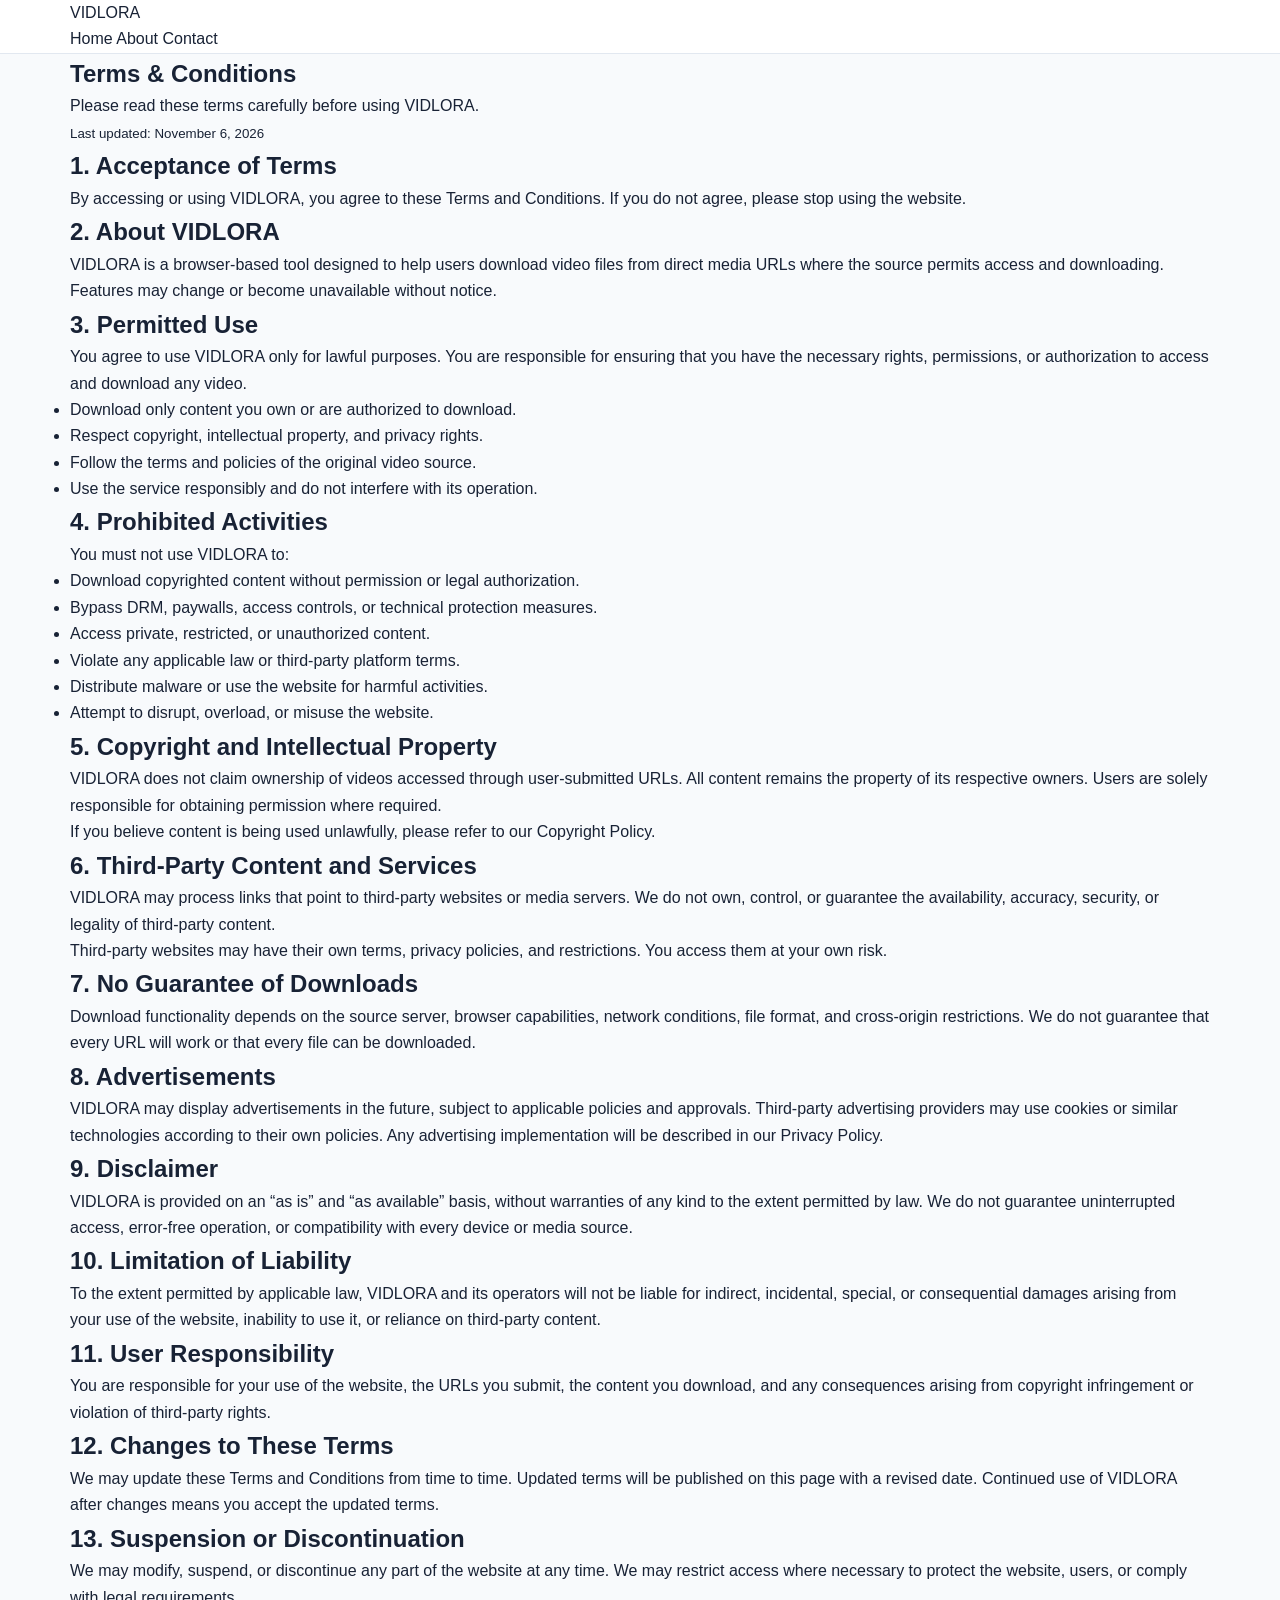
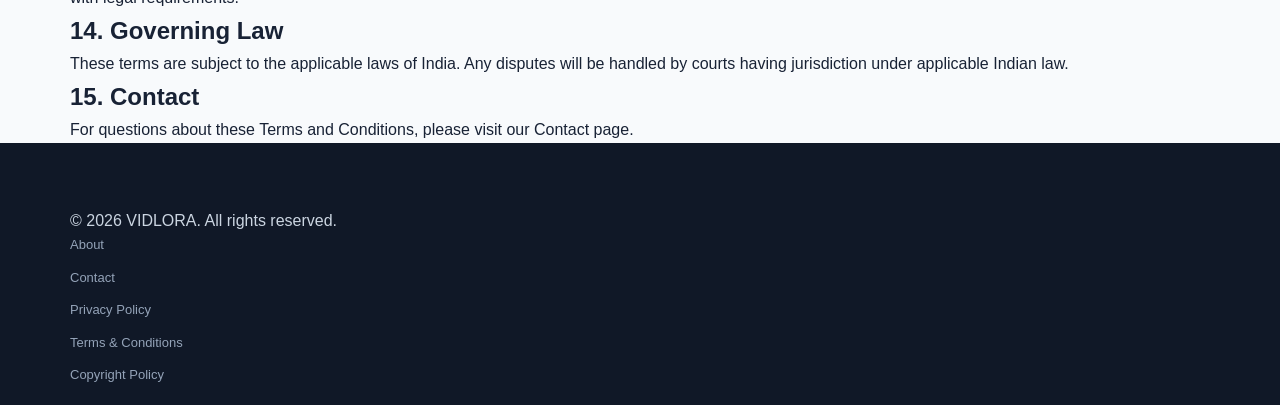
<file: terms.html>
<!DOCTYPE html>
<html lang="en">
<head>
  <meta charset="UTF-8">
  <meta name="viewport" content="width=device-width, initial-scale=1.0">

  <title>Terms & Conditions | VIDLORA</title>
  <meta name="description" content="Read the Terms and Conditions for using VIDLORA, a simple browser-based video downloading tool.">
  <meta name="robots" content="index, follow">
  <link rel="canonical" href="https://thisismevenkat6734.github.io/Vidlora/terms.html">

  <link rel="icon" href="assets/icons/favicon.png">
  <link rel="manifest" href="manifest.json">
  <link rel="stylesheet" href="css/style.css">
  <link rel="stylesheet" href="css/responsive.css">
</head>

<body>
  <header class="site-header">
    <nav class="navbar container">
      <a href="index.html" class="logo">VIDLORA</a>
      <button class="menu-toggle" id="menuToggle" aria-label="Toggle navigation" aria-expanded="false">
        <span></span><span></span><span></span>
      </button>
      <div class="nav-menu" id="navMenu">
        <a href="index.html">Home</a>
        <a href="about.html">About</a>
        <a href="contact.html">Contact</a>
      </div>
    </nav>
  </header>

  <main class="container legal-page">
    <section class="page-hero">
      <h1>Terms & Conditions</h1>
      <p>Please read these terms carefully before using VIDLORA.</p>
      <p><small>Last updated: November 6, 2026</small></p>
    </section>

    <section class="content-section">
      <h2>1. Acceptance of Terms</h2>
      <p>By accessing or using VIDLORA, you agree to these Terms and Conditions. If you do not agree, please stop using the website.</p>

      <h2>2. About VIDLORA</h2>
      <p>VIDLORA is a browser-based tool designed to help users download video files from direct media URLs where the source permits access and downloading. Features may change or become unavailable without notice.</p>

      <h2>3. Permitted Use</h2>
      <p>You agree to use VIDLORA only for lawful purposes. You are responsible for ensuring that you have the necessary rights, permissions, or authorization to access and download any video.</p>
      <ul>
        <li>Download only content you own or are authorized to download.</li>
        <li>Respect copyright, intellectual property, and privacy rights.</li>
        <li>Follow the terms and policies of the original video source.</li>
        <li>Use the service responsibly and do not interfere with its operation.</li>
      </ul>

      <h2>4. Prohibited Activities</h2>
      <p>You must not use VIDLORA to:</p>
      <ul>
        <li>Download copyrighted content without permission or legal authorization.</li>
        <li>Bypass DRM, paywalls, access controls, or technical protection measures.</li>
        <li>Access private, restricted, or unauthorized content.</li>
        <li>Violate any applicable law or third-party platform terms.</li>
        <li>Distribute malware or use the website for harmful activities.</li>
        <li>Attempt to disrupt, overload, or misuse the website.</li>
      </ul>

      <h2>5. Copyright and Intellectual Property</h2>
      <p>VIDLORA does not claim ownership of videos accessed through user-submitted URLs. All content remains the property of its respective owners. Users are solely responsible for obtaining permission where required.</p>
      <p>If you believe content is being used unlawfully, please refer to our <a href="copyright-policy.html">Copyright Policy</a>.</p>

      <h2>6. Third-Party Content and Services</h2>
      <p>VIDLORA may process links that point to third-party websites or media servers. We do not own, control, or guarantee the availability, accuracy, security, or legality of third-party content.</p>
      <p>Third-party websites may have their own terms, privacy policies, and restrictions. You access them at your own risk.</p>

      <h2>7. No Guarantee of Downloads</h2>
      <p>Download functionality depends on the source server, browser capabilities, network conditions, file format, and cross-origin restrictions. We do not guarantee that every URL will work or that every file can be downloaded.</p>

      <h2>8. Advertisements</h2>
      <p>VIDLORA may display advertisements in the future, subject to applicable policies and approvals. Third-party advertising providers may use cookies or similar technologies according to their own policies. Any advertising implementation will be described in our Privacy Policy.</p>

      <h2>9. Disclaimer</h2>
      <p>VIDLORA is provided on an “as is” and “as available” basis, without warranties of any kind to the extent permitted by law. We do not guarantee uninterrupted access, error-free operation, or compatibility with every device or media source.</p>

      <h2>10. Limitation of Liability</h2>
      <p>To the extent permitted by applicable law, VIDLORA and its operators will not be liable for indirect, incidental, special, or consequential damages arising from your use of the website, inability to use it, or reliance on third-party content.</p>

      <h2>11. User Responsibility</h2>
      <p>You are responsible for your use of the website, the URLs you submit, the content you download, and any consequences arising from copyright infringement or violation of third-party rights.</p>

      <h2>12. Changes to These Terms</h2>
      <p>We may update these Terms and Conditions from time to time. Updated terms will be published on this page with a revised date. Continued use of VIDLORA after changes means you accept the updated terms.</p>

      <h2>13. Suspension or Discontinuation</h2>
      <p>We may modify, suspend, or discontinue any part of the website at any time. We may restrict access where necessary to protect the website, users, or comply with legal requirements.</p>

      <h2>14. Governing Law</h2>
      <p>These terms are subject to the applicable laws of India. Any disputes will be handled by courts having jurisdiction under applicable Indian law.</p>

      <h2>15. Contact</h2>
      <p>For questions about these Terms and Conditions, please visit our <a href="contact.html">Contact page</a>.</p>
    </section>
  </main>

  <footer class="site-footer">
    <div class="container">
      <p>&copy; <span id="currentYear"></span> VIDLORA. All rights reserved.</p>
      <div class="footer-links">
        <a href="about.html">About</a>
        <a href="contact.html">Contact</a>
        <a href="privacy-policy.html">Privacy Policy</a>
        <a href="terms.html">Terms & Conditions</a>
        <a href="copyright-policy.html">Copyright Policy</a>
      </div>
    </div>
  </footer>

  <script src="js/app.js"></script>
</body>
</html>
</file>
<file: css/style.css>
/* =========================================
   VIDLORA - MAIN STYLESHEET
   File: css/style.css
========================================= */

:root {
  --primary: #2563eb;
  --primary-dark: #1d4ed8;
  --secondary: #7c3aed;
  --dark: #101827;
  --dark-soft: #1b2638;
  --text: #182235;
  --muted: #64748b;
  --background: #f8fafc;
  --white: #ffffff;
  --border: #e2e8f0;
  --success: #16a34a;
  --radius: 18px;
  --shadow: 0 12px 35px rgba(15, 23, 42, 0.07);
}

* {
  margin: 0;
  padding: 0;
  box-sizing: border-box;
}

html {
  scroll-behavior: smooth;
  scroll-padding-top: 85px;
}

body {
  font-family: Inter, Arial, sans-serif;
  color: var(--text);
  background: var(--background);
  line-height: 1.65;
  -webkit-font-smoothing: antialiased;
}

a {
  color: inherit;
  text-decoration: none;
}

button,
input {
  font: inherit;
}

button {
  cursor: pointer;
}

img,
video {
  max-width: 100%;
}

.container {
  width: min(1140px, 92%);
  margin: 0 auto;
}

/* HEADER */

.site-header {
  position: sticky;
  top: 0;
  z-index: 100;
  background: rgba(255, 255, 255, 0.96);
  border-bottom: 1px solid var(--border);
  backdrop-filter: blur(14px);
}

.header-inner {
  min-height: 76px;
  display: flex;
  align-items: center;
  justify-content: space-between;
  gap: 25px;
}

.brand {
  display: inline-flex;
  align-items: center;
  gap: 10px;
  font-size: 25px;
  font-weight: 850;
  letter-spacing: -1px;
  color: var(--dark);
}

.brand-icon {
  width: 38px;
  height: 38px;
  display: grid;
  place-items: center;
  border-radius: 12px;
  background: linear-gradient(135deg, var(--primary), var(--secondary));
  color: white;
  font-size: 17px;
}

.main-nav {
  display: flex;
  align-items: center;
  gap: 28px;
}

.main-nav a {
  color: #475569;
  font-size: 14px;
  font-weight: 600;
  transition: color 0.2s ease;
}

.main-nav a:hover {
  color: var(--primary);
}

.menu-toggle {
  display: none;
  background: none;
  border: 0;
  color: var(--dark);
  font-size: 27px;
}

/* HERO */

.hero {
  position: relative;
  overflow: hidden;
  padding: 105px 0 95px;
  color: white;
  background:
    radial-gradient(circle at 15% 15%, rgba(37,99,235,.35), transparent 35%),
    radial-gradient(circle at 85% 80%, rgba(124,58,237,.35), transparent 35%),
    linear-gradient(135deg, #101827, #172b50 55%, #201846);
}

.hero-content {
  position: relative;
  z-index: 1;
  text-align: center;
  max-width: 850px;
}

.hero-label {
  display: inline-flex;
  align-items: center;
  gap: 9px;
  padding: 8px 16px;
  border: 1px solid rgba(255,255,255,.17);
  border-radius: 50px;
  background: rgba(255,255,255,.08);
  color: #dbeafe;
  font-size: 11px;
  font-weight: 750;
  letter-spacing: 1.4px;
}

.status-dot {
  width: 8px;
  height: 8px;
  border-radius: 50%;
  background: #4ade80;
  box-shadow: 0 0 12px #4ade80;
}

.hero h1 {
  margin: 27px 0 18px;
  font-size: clamp(38px, 7vw, 72px);
  line-height: 1.1;
  letter-spacing: -3px;
  font-weight: 850;
}

.hero h1 span {
  display: block;
  color: #8db8ff;
}

.hero-description {
  max-width: 640px;
  margin: 0 auto 30px;
  color: #cbd5e1;
  font-size: 17px;
}

.primary-button {
  display: inline-flex;
  justify-content: center;
  align-items: center;
  gap: 12px;
  min-height: 52px;
  padding: 0 26px;
  border-radius: 12px;
  background: linear-gradient(120deg, #2563eb, #7c3aed);
  color: white;
  font-size: 15px;
  font-weight: 750;
  box-shadow: 0 10px 25px rgba(37,99,235,.25);
  transition: transform .2s, box-shadow .2s;
}

.primary-button:hover {
  transform: translateY(-3px);
  box-shadow: 0 15px 30px rgba(37,99,235,.35);
}

.hero-benefits {
  display: flex;
  justify-content: center;
  flex-wrap: wrap;
  gap: 20px;
  margin-top: 35px;
  color: #dbeafe;
  font-size: 13px;
}

/* ADVERTISEMENT */

.ad-section {
  padding-top: 25px;
  padding-bottom: 25px;
}

.ad-placeholder {
  min-height: 100px;
  display: flex;
  justify-content: center;
  align-items: center;
  border: 1px dashed #cbd5e1;
  border-radius: 12px;
  background: #f1f5f9;
}

.ad-placeholder span {
  color: #94a3b8;
  font-size: 11px;
  font-weight: 700;
  letter-spacing: 2px;
}

/* SECTION HEADING */

.section-heading {
  text-align: center;
  max-width: 700px;
  margin: 0 auto 42px;
}

.section-tag {
  display: inline-block;
  margin-bottom: 12px;
  color: var(--primary);
  font-size: 11px;
  font-weight: 850;
  letter-spacing: 2px;
}

.section-heading h2 {
  margin-bottom: 12px;
  font-size: clamp(27px, 4vw, 39px);
  line-height: 1.2;
  letter-spacing: -1.2px;
}

.section-heading p {
  color: var(--muted);
  font-size: 15px;
}

/* DOWNLOADER */

.downloader-section {
  padding: 75px 0;
  background: white;
}

.downloader-card {
  max-width: 760px;
  margin: auto;
  padding: 35px;
  border: 1px solid var(--border);
  border-radius: 22px;
  background: white;
  box-shadow: var(--shadow);
}

.downloader-card label {
  display: block;
  margin-bottom: 12px;
  color: var(--dark);
  font-weight: 750;
  font-size: 15px;
}

.url-input-wrapper {
  display: flex;
  align-items: center;
  gap: 12px;
  min-height: 60px;
  padding: 0 16px;
  border: 1.5px solid var(--border);
  border-radius: 12px;
  background: #f8fafc;
  transition: border-color .2s, box-shadow .2s;
}

.url-input-wrapper:focus-within {
  border-color: var(--primary);
  box-shadow: 0 0 0 4px rgba(37,99,235,.1);
}

.url-icon {
  font-size: 20px;
}

.url-input-wrapper input {
  flex: 1;
  min-width: 0;
  height: 56px;
  border: none;
  outline: none;
  background: transparent;
  color: var(--text);
  font-size: 14px;
}

.url-input-wrapper input::placeholder {
  color: #94a3b8;
}

.clear-button {
  border: none;
  background: transparent;
  color: #94a3b8;
  font-size: 19px;
  padding: 8px;
}

.clear-button:hover {
  color: #ef4444;
}

.input-help {
  margin-top: 10px;
  color: var(--muted);
  font-size: 12px;
}

.download-button {
  width: 100%;
  min-height: 56px;
  display: flex;
  align-items: center;
  justify-content: space-between;
  margin-top: 22px;
  padding: 0 22px;
  border: none;
  border-radius: 12px;
  background: linear-gradient(120deg, var(--primary), var(--secondary));
  color: white;
  font-size: 15px;
  font-weight: 750;
  transition: opacity .2s, transform .2s;
}

.download-button:hover {
  transform: translateY(-2px);
}

.download-button:disabled {
  opacity: .6;
  cursor: not-allowed;
}

.status-message {
  margin-top: 20px;
  padding: 13px 16px;
  border-radius: 10px;
  background: #eff6ff;
  color: #1d4ed8;
  font-size: 13px;
  overflow-wrap: anywhere;
}

.status-message.error {
  background: #fef2f2;
  color: #b91c1c;
}

.status-message.success {
  background: #f0fdf4;
  color: #15803d;
}

.privacy-note {
  max-width: 700px;
  margin: 20px auto 0;
  color: var(--muted);
  font-size: 13px;
  text-align: center;
}

/* VIDEO RESULT */

.video-result {
  margin-top: 28px;
  padding-top: 25px;
  border-top: 1px solid var(--border);
}

.video-result h3 {
  margin-bottom: 15px;
  font-size: 20px;
}

.video-preview {
  display: block;
  width: 100%;
  max-height: 420px;
  border-radius: 13px;
  background: #000;
}

.video-details {
  display: flex;
  flex-wrap: wrap;
  gap: 25px;
  margin-top: 18px;
}

.detail-item {
  display: flex;
  flex-direction: column;
  gap: 3px;
}

.detail-item span {
  color: var(--muted);
  font-size: 12px;
}

.detail-item strong {
  color: var(--dark);
  font-size: 14px;
}

.result-download {
  text-decoration: none;
}

/* FEATURES */

.features-section {
  padding: 85px 0;
  background: #f8fafc;
}

.features-grid {
  display: grid;
  grid-template-columns: repeat(3, 1fr);
  gap: 22px;
}

.feature-card {
  padding: 28px 24px;
  border: 1px solid var(--border);
  border-radius: var(--radius);
  background: white;
  transition: transform .25s, box-shadow .25s;
}

.feature-card:hover {
  transform: translateY(-5px);
  box-shadow: var(--shadow);
}

.feature-icon {
  width: 53px;
  height: 53px;
  display: grid;
  place-items: center;
  margin-bottom: 19px;
  border-radius: 15px;
  background: #eff6ff;
  font-size: 25px;
}

.feature-card h3 {
  margin-bottom: 10px;
  font-size: 18px;
}

.feature-card p {
  color: var(--muted);
  font-size: 14px;
}

/* HOW IT WORKS */

.how-section {
  padding: 85px 0;
  background: white;
}

.steps-grid {
  display: grid;
  grid-template-columns: repeat(3, 1fr);
  gap: 22px;
}

.step-card {
  position: relative;
  padding: 30px 24px;
  border: 1px solid var(--border);
  border-radius: var(--radius);
  background: #fff;
}

.step-number {
  position: absolute;
  top: 17px;
  right: 20px;
  color: #dbeafe;
  font-size: 34px;
  font-weight: 850;
}

.step-icon {
  margin-bottom: 20px;
  font-size: 35px;
}

.step-card h3 {
  margin-bottom: 10px;
  font-size: 18px;
}

.step-card p {
  color: var(--muted);
  font-size: 14px;
}

/* FORMATS */

.formats-section {
  padding: 85px 0;
  background: #f8fafc;
}

.formats-grid {
  display: grid;
  grid-template-columns: repeat(2, 1fr);
  gap: 20px;
  max-width: 750px;
  margin: auto;
}

.format-card {
  padding: 28px;
  text-align: center;
  border: 1px solid var(--border);
  border-radius: var(--radius);
  background: white;
}

.format-icon {
  display: inline-grid;
  min-width: 75px;
  min-height: 55px;
  place-items: center;
  margin-bottom: 14px;
  padding: 10px;
  border-radius: 12px;
  background: #eff6ff;
  color: var(--primary);
  font-size: 15px;
  font-weight: 850;
}

.format-card h3 {
  margin-bottom: 7px;
}

.format-card p {
  color: var(--muted);
  font-size: 13px;
}

.format-disclaimer {
  margin-top: 25px;
  text-align: center;
  color: var(--muted);
  font-size: 13px;
}

/* FAQ */

.faq-section {
  padding: 85px 0;
  background: white;
}

.faq-list {
  max-width: 800px;
  margin: auto;
}

.faq-item {
  margin-bottom: 13px;
  padding: 20px 22px;
  border: 1px solid var(--border);
  border-radius: 12px;
  background: #fff;
}

.faq-item summary {
  cursor: pointer;
  color: var(--dark);
  font-size: 15px;
  font-weight: 750;
}

.faq-item p {
  padding-top: 13px;
  color: var(--muted);
  font-size: 14px;
}

/* CTA */

.cta-section {
  padding: 75px 20px;
  text-align: center;
  color: white;
  background: linear-gradient(120deg, #1d4ed8, #6d28d9);
}

.cta-section h2 {
  margin-bottom: 12px;
  font-size: clamp(28px, 4vw, 40px);
}

.cta-section p {
  margin-bottom: 25px;
  color: #e0e7ff;
}

.cta-section .primary-button {
  background: white;
  color: #1d4ed8;
  box-shadow: none;
}

/* FOOTER */

.site-footer {
  padding: 65px 0 20px;
  color: #cbd5e1;
  background: var(--dark);
}

.footer-main {
  display: grid;
  grid-template-columns: 1.6fr 1fr 1fr 1fr;
  gap: 35px;
  padding-bottom: 45px;
}

.footer-brand .brand {
  margin-bottom: 18px;
  color: white;
}

.footer-brand p {
  max-width: 260px;
  color: #94a3b8;
  font-size: 13px;
}

.footer-links {
  display: flex;
  flex-direction: column;
  align-items: flex-start;
  gap: 11px;
}

.footer-links h3 {
  margin-bottom: 8px;
  color: white;
  font-size: 15px;
}

.footer-links a {
  color: #94a3b8;
  font-size: 13px;
  transition: color .2s;
}

.footer-links a:hover {
  color: white;
}

.footer-bottom {
  display: flex;
  justify-content: space-between;
  flex-wrap: wrap;
  gap: 12px;
  padding-top: 20px;
  border-top: 1px solid #334155;
}

.footer-bottom p {
  color: #94a3b8;
  font-size: 12px;
}

/* ACCESSIBILITY */

:focus-visible {
  outline: 3px solid #60a5fa;
  outline-offset: 3px;
}

[hidden] {
  display: none !important;
}
</file>
<file: css/responsive.css>
/* =========================================
   VIDLORA - RESPONSIVE STYLESHEET
   File: css/responsive.css
========================================= */

/* TABLETS */

@media (max-width: 900px) {

  .container {
    width: 94%;
  }

  .main-nav {
    gap: 17px;
  }

  .main-nav a {
    font-size: 13px;
  }

  .hero {
    padding: 85px 0 75px;
  }

  .hero h1 {
    letter-spacing: -2px;
  }

  .features-grid {
    grid-template-columns: repeat(2, 1fr);
  }

  .steps-grid {
    grid-template-columns: repeat(2, 1fr);
  }

  .footer-main {
    grid-template-columns: repeat(2, 1fr);
    gap: 35px;
  }

}


/* MOBILE NAVIGATION */

@media (max-width: 700px) {

  .header-inner {
    min-height: 68px;
  }

  .brand {
    font-size: 22px;
  }

  .brand-icon {
    width: 35px;
    height: 35px;
  }

  .menu-toggle {
    display: block;
    width: 42px;
    height: 42px;
    border-radius: 10px;
  }

  .menu-toggle:hover {
    background: #eff6ff;
  }

  .main-nav {
    display: none;
    position: absolute;
    top: 68px;
    left: 0;
    right: 0;
    z-index: 100;
    padding: 20px 5%;
    flex-direction: column;
    align-items: stretch;
    gap: 0;
    background: white;
    border-bottom: 1px solid #e2e8f0;
    box-shadow: 0 15px 25px rgba(15, 23, 42, .08);
  }

  .main-nav.active {
    display: flex;
  }

  .main-nav a {
    padding: 13px 0;
    border-bottom: 1px solid #f1f5f9;
    font-size: 15px;
  }

  .main-nav a:last-child {
    border-bottom: none;
  }

  .hero {
    padding: 75px 0 65px;
  }

  .hero h1 {
    font-size: clamp(36px, 10vw, 53px);
    letter-spacing: -1.8px;
  }

  .hero-description {
    font-size: 15px;
    padding: 0 5px;
  }

  .hero-benefits {
    gap: 12px;
    font-size: 11px;
  }

  .section-heading {
    margin-bottom: 30px;
  }

  .section-heading h2 {
    font-size: 29px;
  }

  .downloader-section,
  .features-section,
  .how-section,
  .formats-section,
  .faq-section {
    padding: 65px 0;
  }

  .downloader-card {
    padding: 23px 17px;
    border-radius: 17px;
  }

  .url-input-wrapper {
    gap: 8px;
    padding: 0 10px;
  }

  .url-input-wrapper input {
    font-size: 13px;
  }

  .download-button {
    min-height: 53px;
  }

  .features-grid {
    grid-template-columns: 1fr;
    gap: 15px;
  }

  .feature-card {
    padding: 23px;
  }

  .steps-grid {
    grid-template-columns: 1fr;
    gap: 15px;
  }

  .step-card {
    padding: 25px 22px;
  }

  .formats-grid {
    grid-template-columns: 1fr;
    gap: 15px;
  }

  .faq-item {
    padding: 17px;
  }

  .faq-item summary {
    font-size: 14px;
  }

  .cta-section {
    padding: 60px 15px;
  }

  .footer-main {
    grid-template-columns: repeat(2, 1fr);
    gap: 30px 20px;
  }

  .footer-brand {
    grid-column: 1 / -1;
  }

  .footer-bottom {
    flex-direction: column;
    text-align: center;
    align-items: center;
  }

}


/* SMALL MOBILE DEVICES */

@media (max-width: 400px) {

  .container {
    width: 92%;
  }

  .brand {
    font-size: 20px;
  }

  .hero h1 {
    font-size: 35px;
  }

  .hero-label {
    font-size: 9px;
    padding: 7px 11px;
  }

  .hero-benefits {
    flex-direction: column;
    align-items: center;
  }

  .downloader-card {
    padding: 18px 13px;
  }

  .url-input-wrapper {
    min-height: 55px;
  }

  .url-input-wrapper input {
    height: 50px;
    font-size: 12px;
  }

  .footer-main {
    grid-template-columns: 1fr 1fr;
  }

}


/* LANDSCAPE MOBILE */

@media (max-height: 500px) and (orientation: landscape) {

  .hero {
    padding: 45px 0;
  }

  .hero h1 {
    font-size: 38px;
  }

}


/* REDUCED MOTION ACCESSIBILITY */

@media (prefers-reduced-motion: reduce) {

  *,
  *::before,
  *::after {
    scroll-behavior: auto !important;
    animation-duration: 0.01ms !important;
    animation-iteration-count: 1 !important;
    transition-duration: 0.01ms !important;
  }

}


/* DARK MODE DEVICE PREFERENCE */

@media (prefers-color-scheme: dark) {

  /* VIDLORA intentionally keeps its default
     light interface for consistent branding. */

}
</file>
